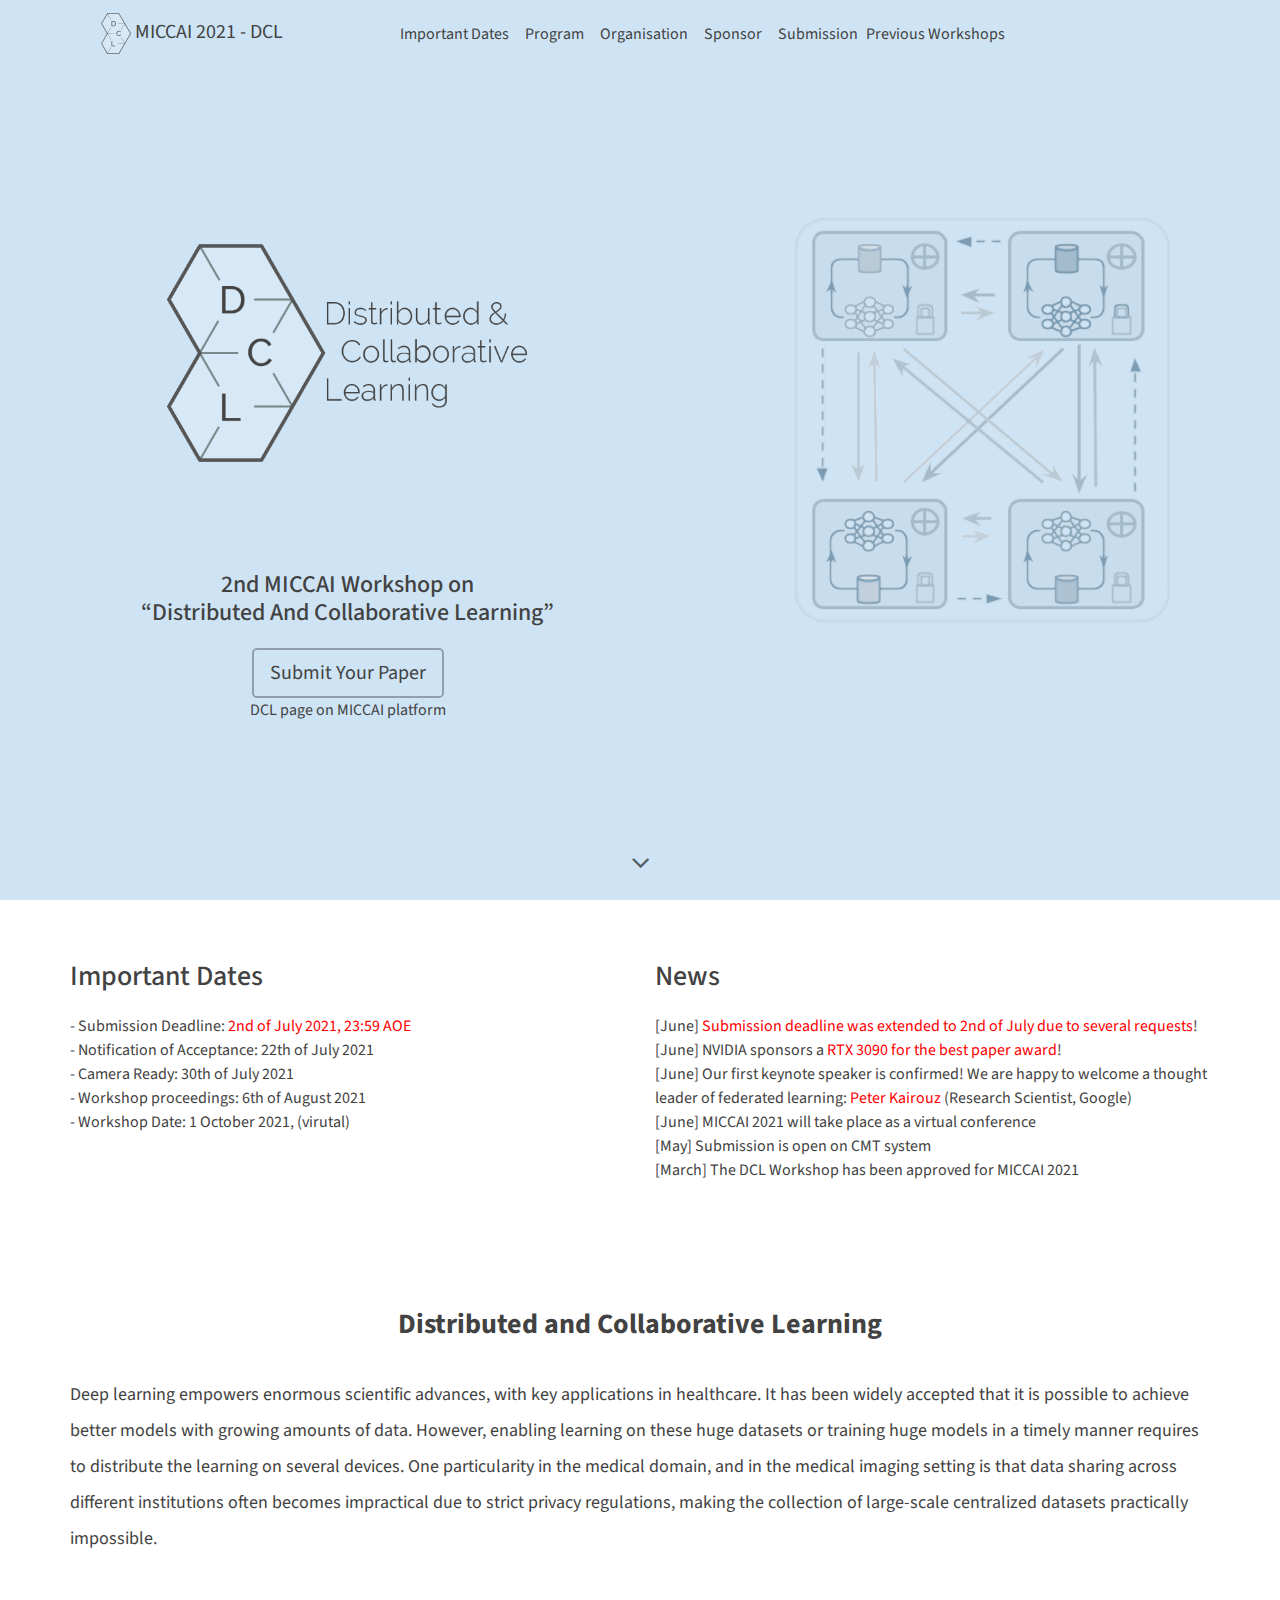
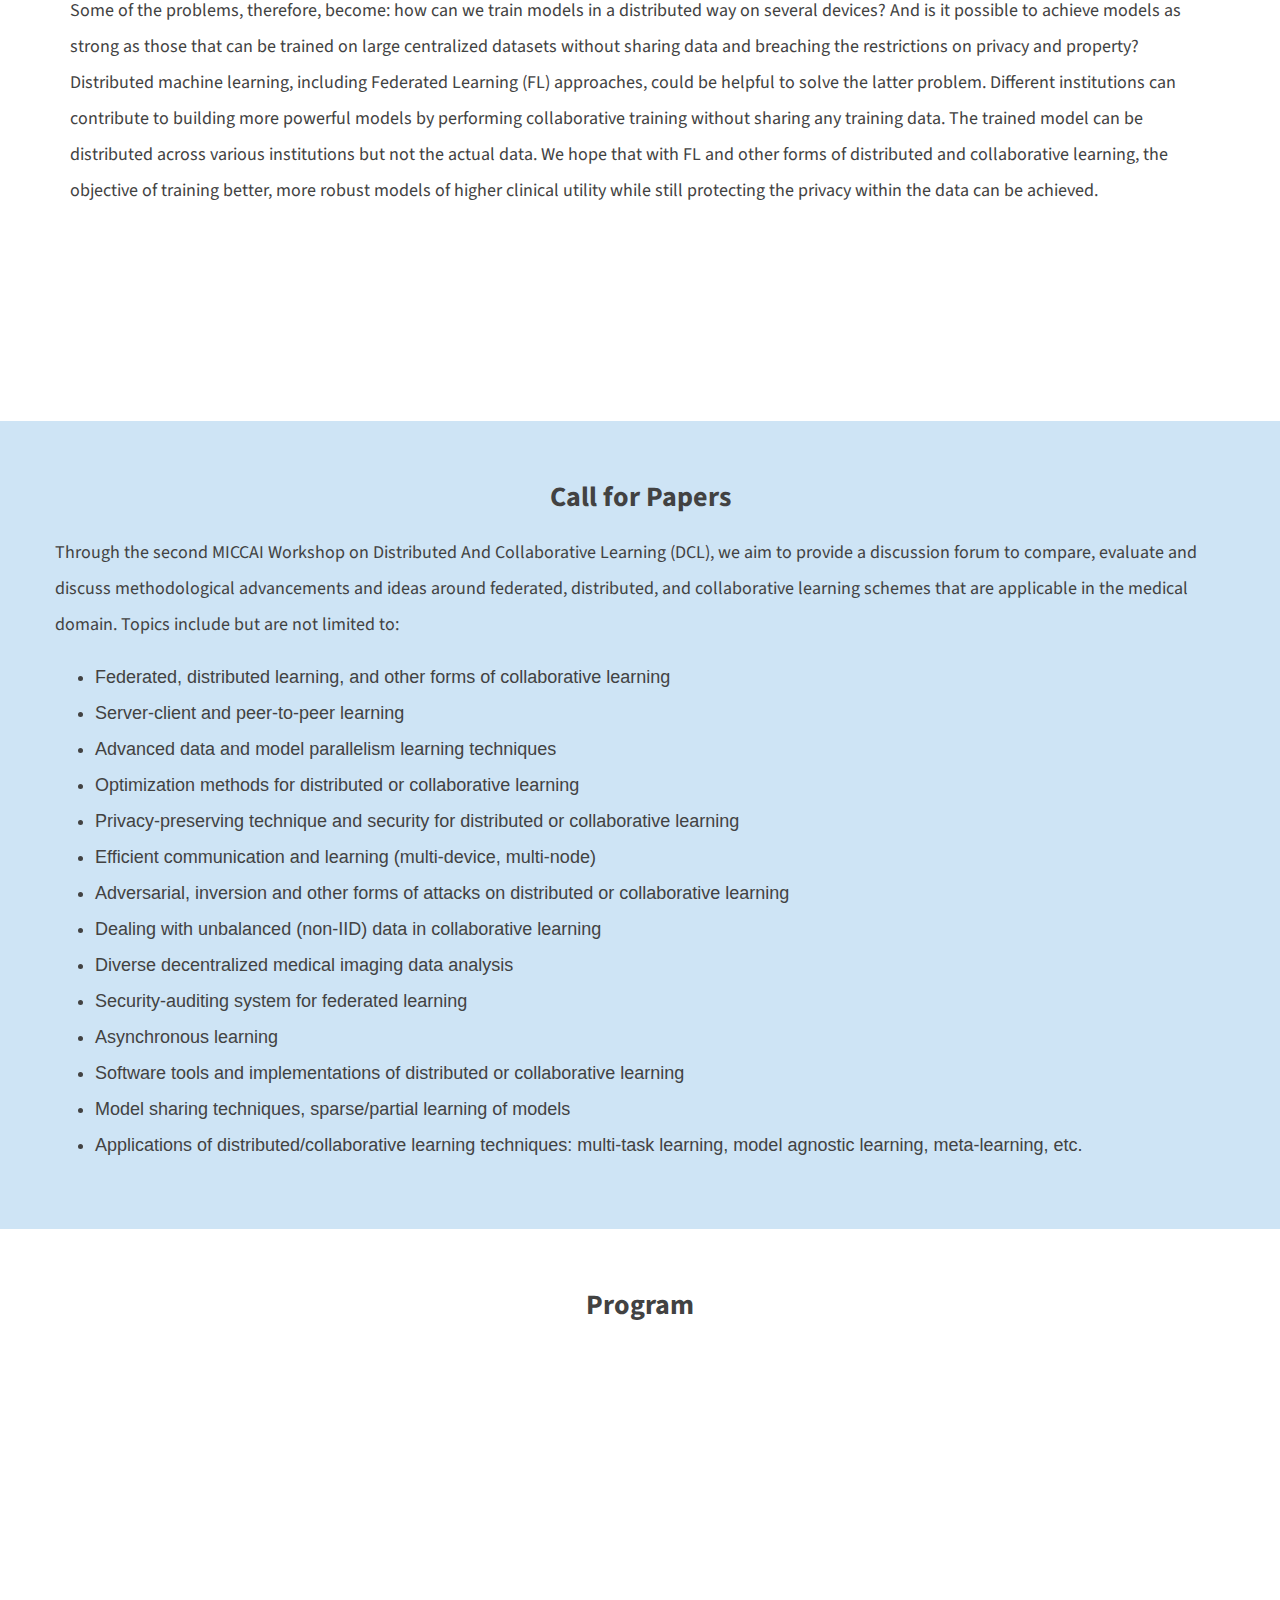
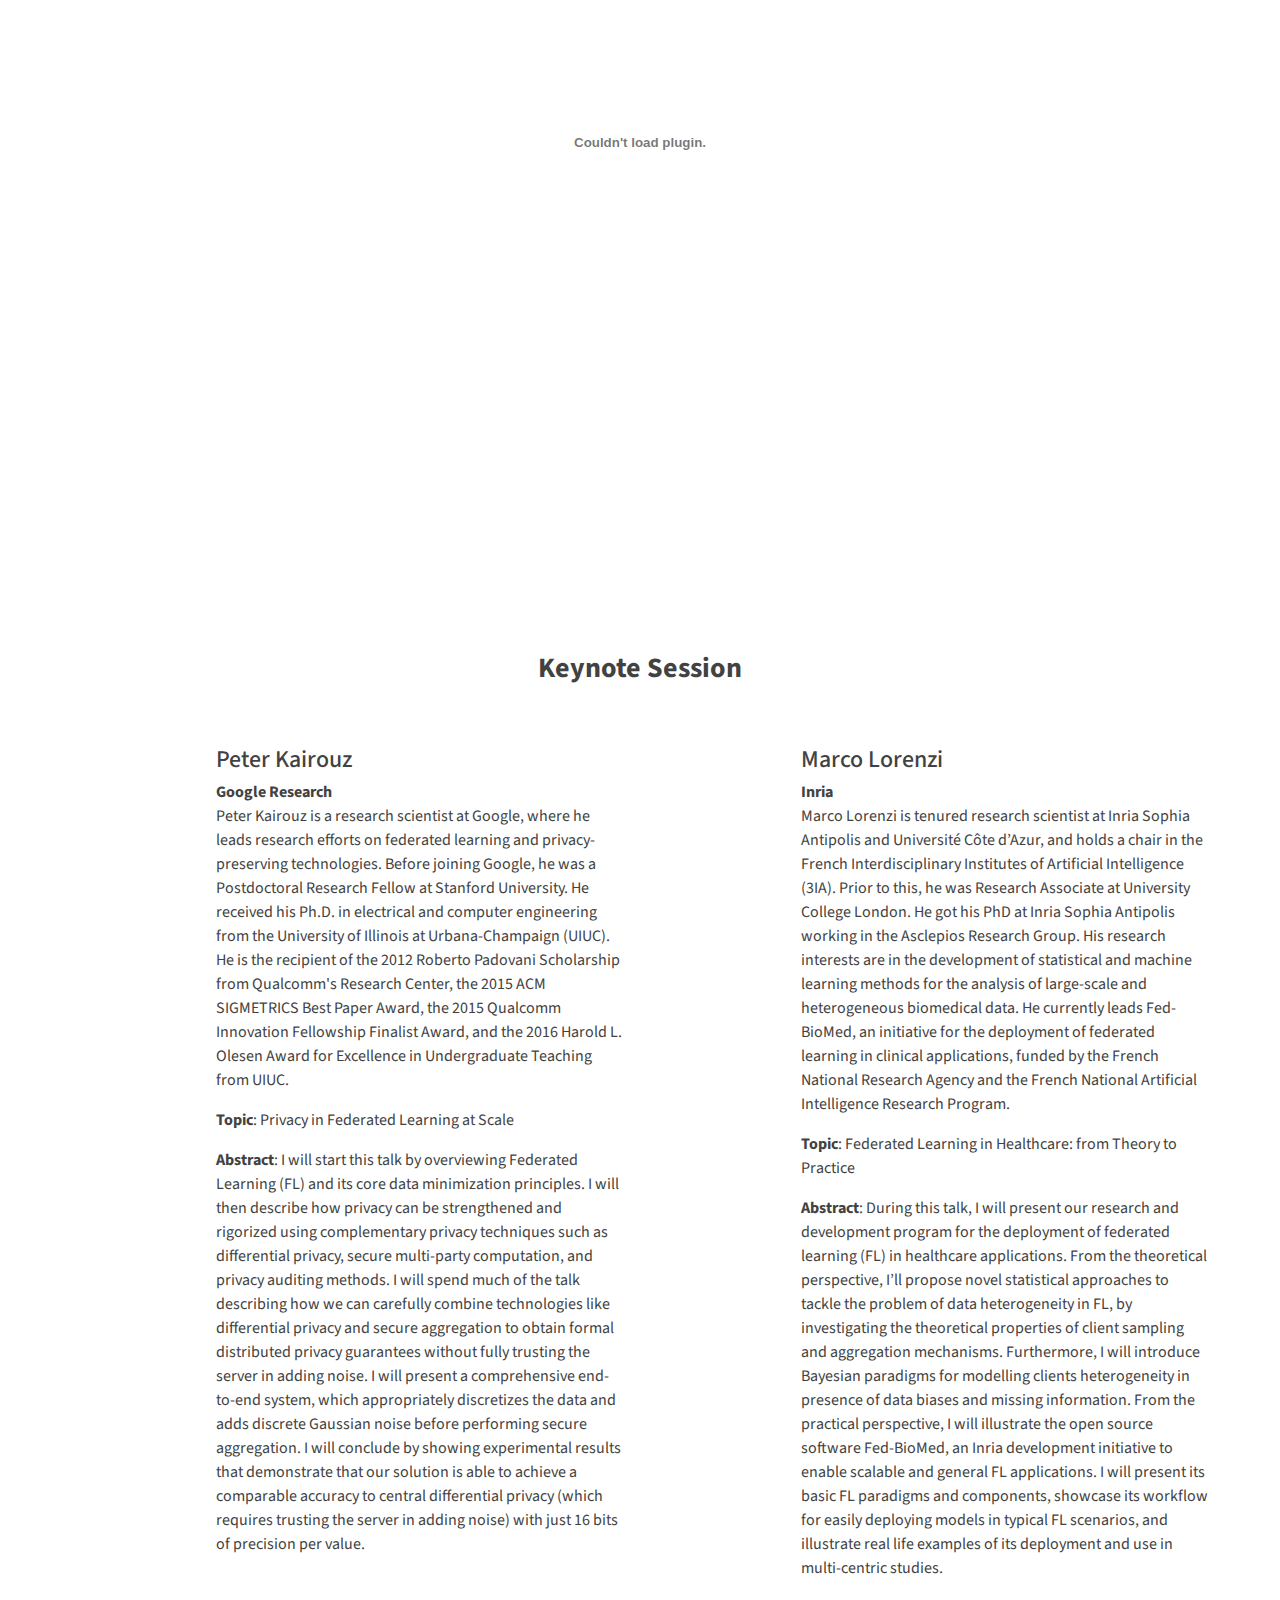
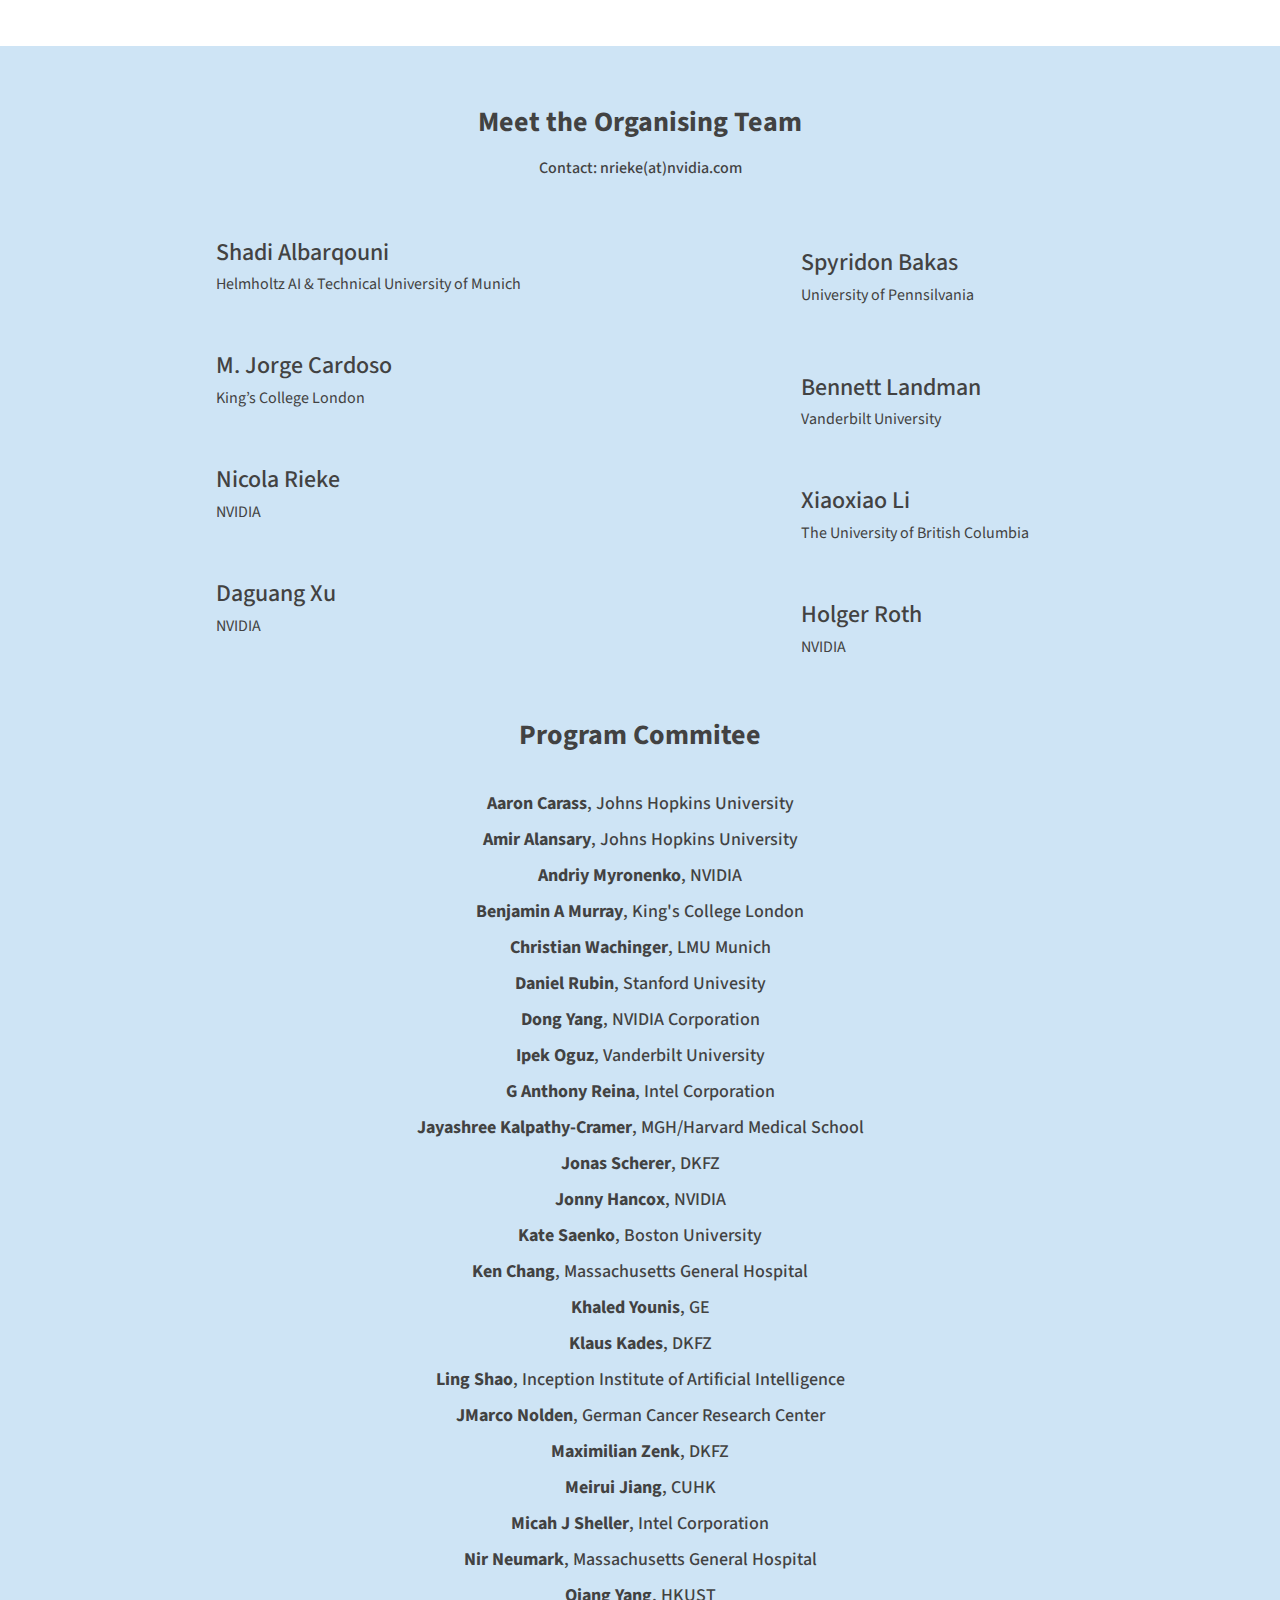
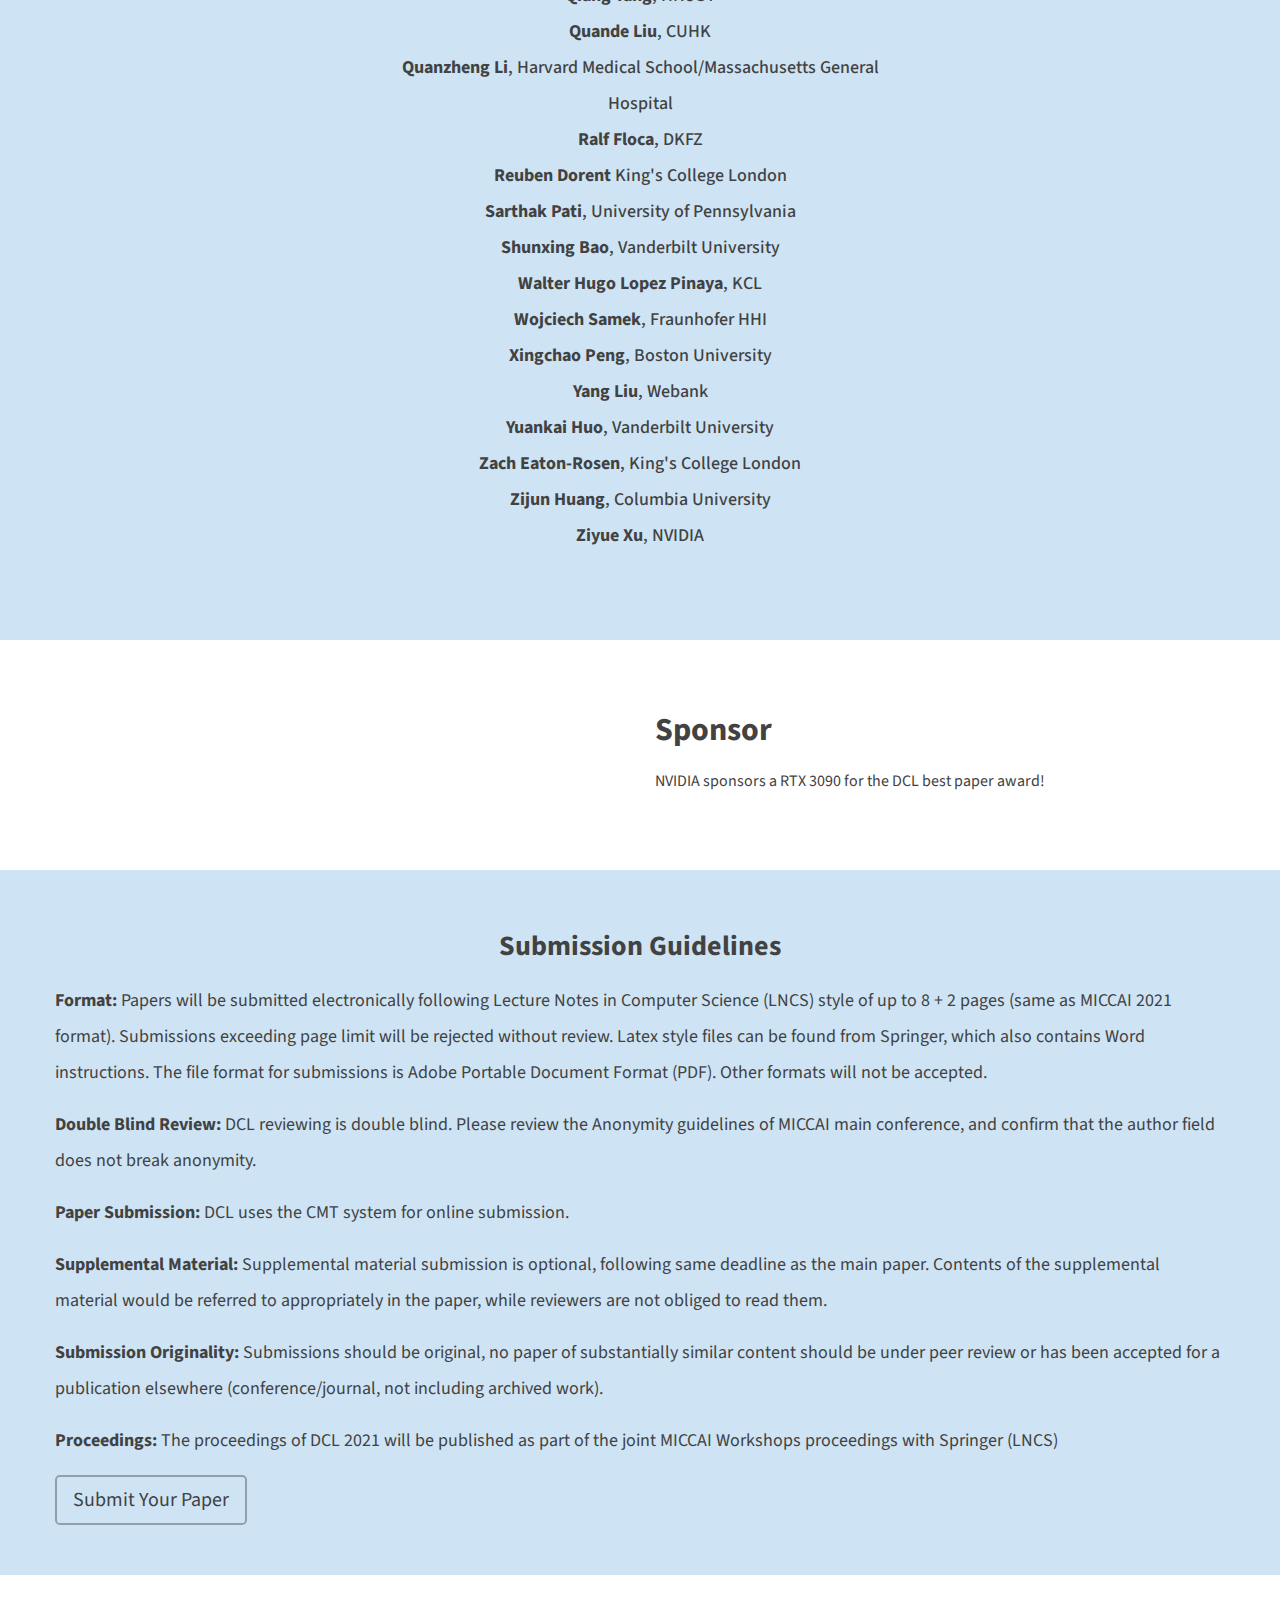
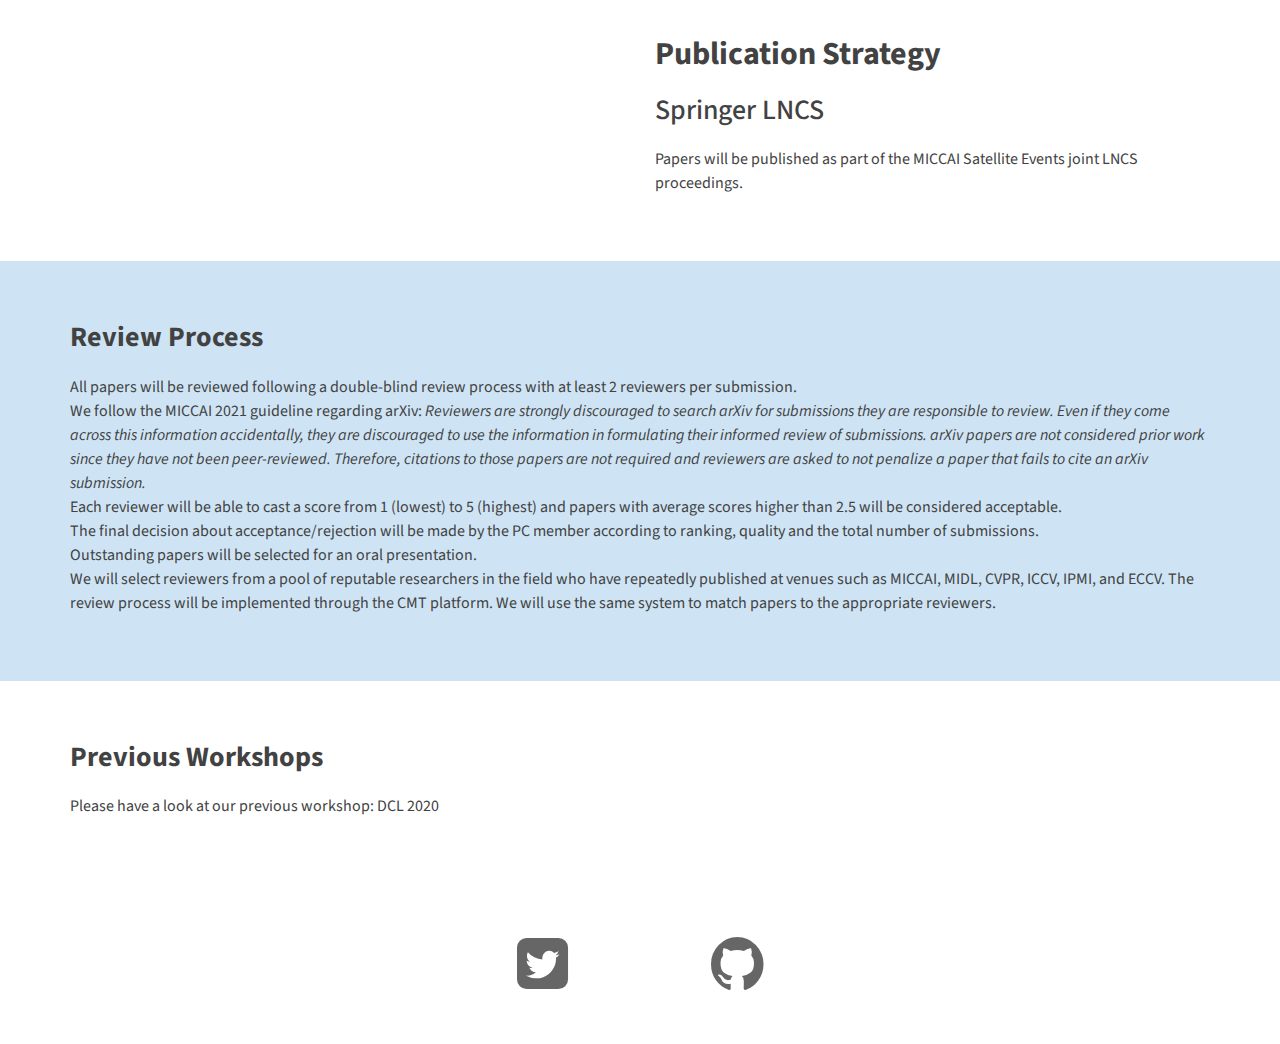
<file: index.html>
<!doctype html>
<html>
<head>
    <meta charset="utf-8">
    <meta name="keywords" content="">
    <meta name="description" content="">
    <meta name="viewport" content="width=device-width, initial-scale=1.0, viewport-fit=cover">
    <link rel="shortcut icon" type="image/png" href="favicon.jpg">
    
	<link rel="stylesheet" type="text/css" href="./css/bootstrap.min.css?5085">
	<link rel="stylesheet" type="text/css" href="style.css?263">
	<link rel="stylesheet" type="text/css" href="./css/animate.min.css?9760">
	<link rel="stylesheet" type="text/css" href="./css/font-awesome.min.css">
	<link rel="stylesheet" type="text/css" href="./css/ionicons.min.css">
	<link href='https://fonts.googleapis.com/css?family=Source+Sans+Pro&amp;subset=latin,latin-ext' rel='stylesheet' type='text/css'>
    
	<script src="./js/jquery-3.3.1.min.js?6413"></script>
	<script src="./js/bootstrap.bundle.min.js?6024"></script>
	<script src="./js/blocs.min.js?7153"></script>
	<script src="./js/lazysizes.min.js" defer></script>
    <title>Home</title>


    
<!-- Analytics -->
 
<!-- Analytics END -->
    
</head>
<body>

	<nav class="navbar navbar-expand-lg navbar-light fixed-top" role="navigation">
		<div class="container">
			<a href="#" class="navbar-brand  mx-3" href=""><img src="img/DCL-logo_black_small.png"> MICCAI 2021 - DCL </a>
			<div class="col-sm-1 d-none d-sm-block"></div>

			<!-- Toggler/collapsible Button -->
			<button class="navbar-toggler" type="button" data-toggle="collapse" data-target="#navbarNav">
				<span class="navbar-toggler-icon"></span>
			</button>

			<ul class="navbar-nav collapse navbar-collapse mr-auto" id="navbarNav">
				<li class="nav-item">
					<a class="nav-link" href="#bloc-DATES">Important Dates</a>
				</li>
			<!-- 
				<li class="nav-item">
					<a class="nav-link" href="#bloc-CFP">Call for Papers</a>
				</li>
			-->
				<li class="nav-item">
					<a class="nav-link" href="#bloc-PROGRAM">Program</a>
				</li>
			<!--
				<li class="nav-item">
					<a class="nav-link" href="#bloc-PAPER">Accepted Papers</a>
				</li>
			-->
				<li class="nav-item">
					<a class="nav-link" href="#bloc-ORGANISATION">Organisation</a>
				</li>
				<li class="nav-item">
					<a class="nav-link" href="#bloc-SPONSOR">Sponsor</a>
				</li>
				<li class="nav-item">
					<a class="nav-link" href="#bloc-SUBMISSION">Submission</a>
				</li>
                <li class="nav-item">
					<a class="nav-item" href="#bloc-PREVIOUS"> Previous Workshops</a>
				</li>
			</ul>

		</div>
	</nav>

<!-- Main container -->
<div class="page-container">
    
<!-- bloc-0 -->
<div class="bloc bloc-fill-screen bgc-lavender-web l-bloc" id="bloc-0">
	<div class="container">
		<div class="row">
			<div class="col-lg-6 align-self-center col-md-7">
				<img src="img/lazyload-ph.png" data-src="img/DCL-logo-black.png" class="img-fluid mx-auto d-block lazyload" />
				<h3 class="mg-md float-none text-center text-md-left h3-bloc-0-style text-lg-center">
					2nd MICCAI Workshop on <br>“Distributed And Collaborative Learning”
				</h3>
            <div class="text-center text-md-left d-block text-lg-center">
				<a href="https://cmt3.research.microsoft.com/DCL2021/"  rel="noopener noreferrer" target="_blank" class="btn btn-lg btn-wire">Submit Your Paper</a>
			</div>
				<div class="text-center text-md-left d-block text-lg-center">
					<a href="https://www.miccai2021.org/en/MICCAI2021-WORKSHOPS.html">DCL page on MICCAI platform</a>
				</div>
			</div>
			<div class="col-lg-5 offset-lg-1 col-sm-8 offset-sm-2 offset-md-0 col-md-5 align-self-center">
				<img src="img/lazyload-ph.png" data-src="img/fede.png" class="img-fluid mx-auto d-block mg-md img-bloc-0-style lazyload" />
			</div>
		</div>
	</div>
	<div class="container fill-bloc-bottom-edge">
		<div class="row">
			<div class="col-12">
				<div class="text-center">
					<a href="#" data-scroll-speed="1000" onclick="scrollToTarget('0',this)"><span class="fa fa-angle-down icon-md animated bounce animDelay08"></span></a>
				</div>
			</div>
		</div>
	</div>
</div>
<!-- bloc-0 END -->

<!-- ScrollToTop Button -->
<a class="bloc-button btn btn-d scrollToTop" onclick="scrollToTarget('1',this)"><span class="fa fa-chevron-up"></span></a>
<!-- ScrollToTop Button END-->


<!-- bloc-DATES -->
<div class="bloc l-bloc" id="bloc-DATES">
	<div class="container bloc-lg">
		<div class="row">
			<div class="col-md-6">
				<h3 class="mg-md">
					Important Dates
				</h3>
				<p>
				    - Submission Deadline: <span style="color:red">2nd of July 2021, 23:59 AOE </span>
				    <br>- Notification of Acceptance: 22th of July 2021
                    <br>- Camera Ready: 30th of July 2021 
                    <br>- Workshop proceedings: 6th of August 2021 
                    <br>- Workshop Date: 1 October 2021, (virutal) 
				</p>
<!--
				<h3 class="mg-md">
					Best Paper Award
				</h3>
				<p>
					- <strong> 1st place: Siloed Federated Learning for Multi-Centric Histopathology Datasets by Jean Ogier du Terrail (Owkin, Inc.), Mathieu Andreux (Owkin, Inc.), Constance Beguier (Owkin, Inc.), Eric W Tramel (Owkin, Inc.)</strong><br>
					- 2nd place: <i>Inverse Distance Aggregation for Federated Learning with Non-IID Data</i> by Yousef Yeganeh (Technical University of Munich) et al. and <i>Fed-BioMed: A general open-source frontend framework for federated learning in healthcare</i> by Santiago Silva (INRIA) et al. <br>
					- 3rd place: <i>On the Fairness of Privacy-Preserving Representations in Medical Applications</i> by Mhd Hasan Sarhan (Technical University of Munich) et al. <br>
				</p>
-->
			</div>
			<div class="col-md-6">
				<h3 class="mg-md">
					News
				</h3>
				<p>
<!--
					[October] <a href="https://miccai2020.pathable.co/meetings/2HKuxdCztEQWPeaN9#/?limit=10&sortByFields[0]=isPinned&sortByFields[1]=lastActivityAt&sortByOrders[0]=-1&sortByOrders[1]=-1" rel="noopener noreferrer" target="_blank"> <font color="#ff0000">DCL on MICCAI platform link</font>. Looking forward to a great DCL workshop with you!<br>
					[August] The notifications of accepted papers are out! Please note that we need your posters and recordings until September 13th. <br>
					[July] Due to several requests, we decided to extend the submission deadline. Please note that the intention of submission still has to be entered into the CMT system until 9th of July 2020 and the full paper until 15th of July 2020. NVIDIA sponsors a Titan RTX for the DCL best paper award!<br>
					[June] Submission deadline has been updated. Please submit your paper <a href="https://cmt3.research.microsoft.com/DCL2020/" rel="noopener noreferrer" target="_blank"><font color="#ff0000">here</font></a>. All MICCAI workshops - including DCL - will take place virtually this year. <br>
					[May] MICCAI's workshop schedule has been announced. The DCL workshop will take place on October 4 in the afternoon. <br>
					[April] Our first keynote speaker is confirmed! Dzung Pham will talk about governance and ethics in the era of distributed learning. <br>
-->
					[June]  <span style="color:red">Submission deadline was extended to 2nd of July due to several requests</span>! <br>
					[June]  NVIDIA sponsors a <span style="color:red">RTX 3090 for the best paper award</span>! <br>
					[June]  Our first keynote speaker is confirmed! We are happy to welcome a thought leader of federated learning: <a href="https://scholar.google.com/citations?user=m8NUgw0AAAAJ&hl=en"><span style="color:red">Peter Kairouz</span></a> (Research Scientist, Google) </a><br>
					[June]  MICCAI 2021 will take place as a virtual conference <br>
					[May]   Submission is open on <a href="https://cmt3.research.microsoft.com/DCL2021/">CMT system</a><br>
					[March] The DCL Workshop has been approved for MICCAI 2021 &nbsp;
				</p>
			</div>
		</div>
	</div>
</div>
<!-- bloc-DATES END -->

<!-- bloc-overview -->
<div class="bloc l-bloc " id="bloc-overview">
	<div class="container bloc-lg">
		<div class="row">
			<div class="col-md-12 col-lg-6 offset-lg-3">
				<h3 class="mg-md text-center">
					<strong>Distributed and Collaborative Learning</strong><br>
				</h3>
			</div>
		</div>
		<p></p>
		<div class="row">
			<div class="col">
				<p class="p-style">
					Deep learning empowers enormous scientific advances, with key applications in healthcare. It has been widely accepted that it is possible to achieve better models with growing amounts of data. However, enabling learning on these huge datasets or training huge models in a timely manner requires to distribute the learning on several devices. One particularity in the medical domain, and in the medical imaging setting is that data sharing across different institutions often becomes impractical due to strict privacy regulations, making the collection of large-scale centralized datasets practically impossible. <br><br>Some of the problems, therefore, become: how can we train models in a distributed way on several devices? And is it possible to achieve models as strong as those that can be trained on large centralized datasets without sharing data and breaching the restrictions on privacy and property? Distributed machine learning, including Federated Learning (FL) approaches, could be helpful to solve the latter problem. Different institutions can contribute to building more powerful models by performing collaborative training without sharing any training data. The trained model can be distributed across various institutions but not the actual data. We hope that with FL and other forms of distributed and collaborative learning, the objective of training better, more robust models of higher clinical utility while still protecting the privacy within the data can be achieved. <br>
				</p>
			</div>
		</div>
		<p></p>
		<div class="col-md-12 align-self-center">
			<a href="https://miccai2021.org"  rel="noopener noreferrer" target="_blank">
				<img src="img/lazyload-ph.png" data-src="img/miccai-2021-logo_virtual.png" class="img-fluid mx-auto d-block img-style mg-md lazyload"/>
			</a>
		</div>
	</div>
</div>
<!-- bloc-overview END -->

<!-- bloc-CFP -->
<div class="bloc l-bloc bgc-lavender-web " id="bloc-CFP">
	<div class="container bloc-lg">
		<div class="row">
			<div class="col-md-12 col-lg-6 offset-lg-3">
				<h3 class="mg-md text-center">
					<strong>Call for Papers</strong><br>
				</h3>
			</div>
			<p></p>
			<div class="row">
				<div class="col">
					<p class="p-style">
						Through the second MICCAI Workshop on Distributed And Collaborative Learning (DCL), we aim to provide a discussion forum to compare, evaluate and discuss methodological advancements and ideas around federated, distributed, and collaborative learning schemes that are applicable in the medical domain. Topics include but are not limited to:
					</p>
					<ul class="p-style">
						<li>Federated, distributed learning, and other forms of collaborative learning</li>
						<li>Server-client and peer-to-peer  learning</li>
						<li>Advanced data and model parallelism learning techniques</li>
						<li>Optimization methods for distributed or collaborative learning</li>
						<li>Privacy-preserving technique and security for distributed or collaborative learning</li>
						<li>Efficient communication and learning (multi-device, multi-node)</li>
						<li>Adversarial, inversion and other forms of attacks on distributed or collaborative learning</li>
						<li>Dealing with unbalanced (non-IID) data in collaborative learning</li>
                        <li>Diverse decentralized medical imaging data analysis</li>
                        <li>Security-auditing system for federated learning</li>
						<li>Asynchronous learning</li>
						<li>Software tools and implementations of distributed or collaborative learning</li>
						<li>Model sharing techniques, sparse/partial learning of models</li>
						<li>Applications of distributed/collaborative learning techniques: multi-task learning, model agnostic learning, meta-learning, etc.</li>

					</ul>
				</div>
			</div>
		</div>
	</div>
</div>
<!-- bloc-CFP END -->

<!-- bloc-PROGRAM -->
<!--
<div class="bloc l-bloc" id="bloc-PROGRAM">
	<div class="container bloc-lg">
		<div class="row">
			<h3 class="mg-md mx-auto d-block text-lg-center h3-style text-sm-center" id="programme">
				<strong> Program</strong>
			</h3>
			<div class="col-sm-10 offset-sm-1 col-md-8 offset-md-2 col-lg-12 ">		
				TBD
				<p></p>
			</div>
		</div>
	</div>
</div>
-->

<div class="bloc l-bloc" id="bloc-PROGRAM">
    <div class="container bloc-lg">
    		<div class="row">
			<h3 class="mg-md mx-auto d-block text-lg-center h3-style text-sm-center" id="programme">
				<strong> Program</strong>
			</h3>

   <!-- <embed src="Schedule_MICCAI_DCL_2021_online.pdf" width="800" height="600" type="application/pdf"> -->
   
   <object data="Schedule_MICCAI_DCL_2021_online.pdf" width="100%" height="800" frameBorder="0"
    scrolling="auto"
     type="application/pdf">
    </object>
    
</div>    
</div>
</div>
<!-- bloc-PROGRAM END -->

<!-- bloc-KEYNOTE -->
<div class="bloc l-bloc " id="bloc-PROGRAM">
	<div class="container bloc-lg">
		<div class="row">
			<div class="col-md-12 col-lg-6 offset-lg-3">
				<h3 class="mg-md text-center">
					<strong>Keynote Session</strong><br>
				</h3>
			</div>
			<div class="col-md-6">
				<div class="row voffset">
					<div class="col order-2 align-self-center">
						<h4 class="text-center mg-sm text-lg-left">
							Peter Kairouz
						</h4>
						<p class="text-center text-lg-left">
							<b>Google Research</b> <br>
							Peter Kairouz is a research scientist at Google, where he leads research efforts on federated learning and privacy-preserving technologies. Before joining Google, he was a Postdoctoral Research Fellow at Stanford University. He received his Ph.D. in electrical and computer engineering from the University of Illinois at Urbana-Champaign (UIUC). He is the recipient of the 2012 Roberto Padovani Scholarship from Qualcomm's Research Center, the 2015 ACM SIGMETRICS Best Paper Award, the 2015 Qualcomm Innovation Fellowship Finalist Award, and the 2016 Harold L. Olesen Award for Excellence in Undergraduate Teaching from UIUC.
						</p>
						<p class="text-center text-lg-left">
							<b>Topic</b>: Privacy in Federated Learning at Scale
						</p>
						<p class="text-center text-lg-left">
							<b>Abstract</b>: I will start this talk by overviewing Federated Learning (FL) and its core data minimization principles. I will then describe how privacy can be strengthened and rigorized using complementary privacy techniques such as differential privacy, secure multi-party computation, and privacy auditing methods. I will spend much of the talk describing how we can carefully combine technologies like differential privacy and secure aggregation to obtain formal distributed privacy guarantees without fully trusting the server in adding noise. I will present a comprehensive end-to-end system, which appropriately discretizes the data and adds discrete Gaussian noise before performing secure aggregation. I will conclude by showing experimental results that demonstrate that our solution is able to achieve a comparable accuracy to central differential privacy (which requires trusting the server in adding noise) with just 16 bits of precision per value.
						</p>
					</div>
					<div class="col-lg-3">
						<img src="img/lazyload-ph.png" data-src="img/kairouz_photo_square.jpeg" class="img-fluid rounded-circle img-holg-style mx-auto d-block lazyload" />
					</div>
				</div>
			</div>
			<div class="col-md-6">
				<div class="row voffset">
					<div class="col order-2 align-self-center">
						<h4 class="text-center mg-sm text-lg-left">
							Marco Lorenzi
						</h4>
						<p class="text-center text-lg-left">
							<b>Inria </b> <br>
						Marco Lorenzi is tenured research scientist at Inria Sophia Antipolis and Université Côte d’Azur, and holds a chair in the French Interdisciplinary Institutes of Artificial Intelligence (3IA).  Prior to this, he was Research Associate at University College London. He got his PhD at Inria Sophia Antipolis working in the Asclepios Research Group. His research interests are in the development of statistical and machine learning methods for the analysis of large-scale and heterogeneous biomedical data. He currently leads Fed-BioMed, an initiative for the deployment of federated learning in clinical applications, funded by the French National Research Agency and the French National Artificial Intelligence Research Program.
                        </p>
						<p class="text-center text-lg-left">
							<b>Topic</b>: Federated Learning in Healthcare: from Theory to Practice
						</p>
						<p class="text-center text-lg-left">
							<b>Abstract</b>: During this talk, I will present our research and development program for the deployment of federated learning (FL) in healthcare applications. From the theoretical perspective, I’ll propose novel statistical approaches to tackle the problem of data heterogeneity in FL, by investigating the theoretical properties of client sampling and aggregation mechanisms. Furthermore, I will introduce Bayesian paradigms for modelling clients heterogeneity in presence of data biases and missing information. From the practical perspective, I will illustrate the open source software Fed-BioMed, an Inria development initiative to enable scalable and general FL applications. I will present its basic FL paradigms and components, showcase its workflow for easily deploying models in typical FL scenarios, and illustrate real life examples of its deployment and use in multi-centric studies.
						</p>
					</div>
					<div class="col-lg-3">
						<img src="img/lazyload-ph.png" data-src="img/Lorenzi.jpg" class="img-fluid rounded-circle img-holg-style mx-auto d-block lazyload" />
					</div>
				</div>
			</div>
		</div>
	</div>
</div>
<!-- bloc-KEYNOTE END -->

<!-- bloc-PAPER -->
<!--
<div class="bloc l-bloc " id="bloc-PAPER">
	<div class="container bloc-lg">
		<div class="row">
			<div class="col-md-12 col-lg-6 offset-lg-3">
				<h3 class="mg-md text-center">
					<strong>Accepted Papers</strong><br>
				</h3>
			</div>
		</div>
		<p></p>
		<div class="row">
			<div class="col">
				<p class="p-style">
					<b>FedDis: Disentangled Federated Learning for Unsupervised Brain Pathology Segmentation, </b>
					Cosmin I Bercea (Helmholtz AI)*; Benedikt Wiestler (TUM); Daniel Rueckert (Technische Universität München); Shadi Albarqouni (Helmholtz AI | TU Munich)	 
				</p>
				<p class="p-style">
					<b>Multi-task Federated Learning for Heterogeneous Pancreas Segmentation, </b>
					Chen Shen (Nagoya University); Pochuan Wang (National Taiwan University); Holger R Roth (NVIDIA); Dong Yang (NVIDIA Corporation); Daguang Xu (NVIDIA Corporation); Masahiro Oda (Nagoya University); Weichung Wang (National Taiwan University)*; Chiou-Shann Fuh (National Taiwan University); Kensaku Mori (Nagoya University) 
				</p>
				<p class="p-style">
					<b>Federated Learning in the Cloud for Analysis of Medical Images - Experience with Open Source Frameworks, </b>
					Przemysław Jabłecki (AGH University of Science and Technology); Filip Ślazyk (AGH University of Science and Technology); Maciej Malawski (AGH University of Science and Technology)*	 
				</p>
				<p class="p-style">
					<b>On the Fairness of Swarm Learning in Skin Lesion Classification, </b>
					Di Fan (University of Southern California); Yifan Wu (University of Pennsylvania); Xiaoxiao Li (Princeton University)*	 
				</p>
			</div>
		</div>
		<p></p>
	</div>
</div>
-->
<!-- bloc-PAPER END -->


<!-- bloc-ORGANISATION  -->
<div class="bloc l-bloc bgc-lavender-web " id="bloc-ORGANISATION">
	<div class="container bloc-lg">
		<div class="row">
			<div class="col-md-12 col-lg-6 offset-lg-3">
				<h3 class="mg-md text-center">
					<strong>Meet the Organising Team</strong>
				</h3>
				<h6 class="mg-md text-center"> Contact: nrieke(at)nvidia.com</h6>
			</div>
			<div class="col-md-6">
				<div class="row voffset">
					<div class="col order-2 align-self-center">
						<h4 class="text-center mg-sm text-lg-left">
							Shadi Albarqouni
						</h4>
						<p class="text-center text-lg-left">
							Helmholtz AI & Technical University of Munich
						</p>
					</div>
					<div class="col-lg-3">
						<img src="img/lazyload-ph.png" data-src="img/shadi.jpg" class="img-fluid rounded-circle img-holg-style mx-auto d-block lazyload" />
					</div>
				</div>
				<div class="row voffset">
					<div class="col-lg-3">
						<img src="img/lazyload-ph.png" data-src="img/jorge.jpg" class="img-fluid rounded-circle img-6-style mx-auto d-block lazyload" />
					</div>
					<div class="col align-self-center">
						<h4 class="text-center text-lg-left mg-sm">
							M. Jorge Cardoso
						</h4>
						<p class="text-center text-lg-left">
							King&rsquo;s College London
						</p>
					</div>
				</div>
<!--
				<div class="row voffset">
					<div class="col-lg-3">
						<img src="img/lazyload-ph.png" data-src="img/wenqi.jpg" class="img-fluid rounded-circle img-bloc-3-style mx-auto d-block lazyload" />
					</div>
					<div class="col align-self-center">
						<h4 class="text-center text-lg-left mg-sm">
							Wenqi Li
						</h4>
						<p class="text-center text-lg-left">
							NVIDIA
						</p>
					</div>
				</div>
-->
				<div class="row voffset">
					<div class="col-lg-3">
						<img src="img/lazyload-ph.png" data-src="img/nicola.jpg" class="img-fluid rounded-circle img-nico-style mx-auto d-block lazyload" />
					</div>
					<div class="col align-self-center">
						<h4 class="text-center text-lg-left mg-sm">
							Nicola Rieke
						</h4>
						<p class="text-center text-lg-left">
							NVIDIA
						</p>
					</div>
				</div>
				<div class="row voffset">
					<div class="col-lg-3">
						<img src="img/lazyload-ph.png" data-src="img/daguang.jpg" class="img-fluid rounded-circle img-dagua-style mx-auto d-block lazyload" />
					</div>
					<div class="col align-self-center">
						<h4 class="text-center text-lg-left mg-sm">
							Daguang Xu
						</h4>
						<p class="text-center text-lg-left">
							NVIDIA
						</p>
					</div>
				</div>
			</div>
			<div class="col-md-6">
				<div class="row voffset">
					<div class="col order-1 align-self-center">
						<h4 class="text-center mg-sm text-lg-left">
							Spyridon Bakas
						</h4>
						<p class="text-center text-lg-left">
							University of Pennsilvania&nbsp;
						</p>
					</div>
					<div class="col-lg-3">
						<img src="img/lazyload-ph.png" data-src="img/spyros.jpg" class="img-fluid rounded-circle img-spyr-style mx-auto d-block lazyload" />
					</div>
				</div>
				<div class="row voffset">
					<div class="col order-2 align-self-center">
						<h4 class="text-center mg-sm text-lg-left">
							Bennett Landman
						</h4>
						<p class="text-center text-lg-left">
							Vanderbilt University
						</p>
					</div>
					<div class="col-lg-3">
						<img src="img/lazyload-ph.png" data-src="img/bennett.jpg" class="img-fluid rounded-circle img-benne-style mx-auto d-block lazyload" />
					</div>
				</div>
				<div class="row voffset">
					<div class="col order-2 align-self-center">
						<h4 class="text-center mg-sm text-lg-left">
							Xiaoxiao Li
						</h4>
						<p class="text-center text-lg-left">
							The University of British Columbia 
						</p>
					</div>
					<div class="col-lg-3">
						<img src="img/lazyload-ph.png" data-src="img/xiaoxiao.jpg" class="img-fluid rounded-circle img-faus-style mx-auto d-block lazyload" />
					</div>
				</div>
				<div class="row voffset">
					<div class="col order-2 align-self-center">
						<h4 class="text-center mg-sm text-lg-left">
							Holger Roth
						</h4>
						<p class="text-center text-lg-left">
							NVIDIA
						</p>
					</div>
					<div class="col-lg-3">
						<img src="img/lazyload-ph.png" data-src="img/holger.jpg" class="img-fluid rounded-circle img-holg-style mx-auto d-block lazyload" />
					</div>
				</div>
			</div>
		</div>

		<div class="col-md-12 col-lg-6 offset-lg-3">
			<h3 class="mg-md text-center">
				<br>
				<strong>Program Commitee</strong><br><br>
				<div class="row">
					<div class="col">
						<p class="p-style">
							<b>Aaron Carass</b>, Johns Hopkins University  <br>
                            <b>Amir	Alansary</b>, Johns Hopkins University  <br>
							<b>Andriy Myronenko</b>, NVIDIA	<br>
							<b>Benjamin	A Murray</b>, King's College London<br>
							<b>Christian Wachinger</b>, LMU Munich<br>
                            <b>Daniel Rubin</b>, Stanford Univesity<br>
							<b>Dong	Yang</b>, NVIDIA Corporation<br>
                            <b>Ipek	Oguz</b>, Vanderbilt University<br>
							<b>G Anthony Reina</b>, Intel Corporation<br>
							<b>Jayashree Kalpathy-Cramer</b>, MGH/Harvard Medical School<br>
                            
                            							
							<b>Jonas Scherer</b>, DKFZ <br>
							<b>Jonny Hancox</b>, NVIDIA	<br>
							<b>Kate	Saenko</b>, Boston University<br>
							<b>Ken Chang</b>, Massachusetts General Hospital<br>
							<b>Khaled Younis</b>, GE<br>
                            <b>Klaus Kades</b>, DKFZ <br>
							<b>Ling Shao</b>, Inception Institute of Artificial Intelligence<br>
                            
                            <b>JMarco Nolden</b>, German Cancer Research Center <br>
							<b>Maximilian Zenk</b>, DKFZ	<br>
							<b>Meirui Jiang</b>, CUHK<br>
							<b>Micah J Sheller</b>, Intel Corporation<br>
							<b>Nir Neumark</b>, Massachusetts General Hospital<br>
                            <b>Qiang Yang</b>, HKUST<br>
							<b>Quande Liu</b>, CUHK <br>
                            
                            <b>Quanzheng Li</b>, Harvard Medical School/Massachusetts General Hospital <br>
							<b>Ralf	Floca</b>, DKFZ	<br>
							<b>Reuben Dorent</b> King's College London<br>
							<b>Sarthak Pati</b>, University of Pennsylvania<br>
							<b>Shunxing	Bao</b>, Vanderbilt University<br>
							<b>Walter Hugo Lopez Pinaya</b>, KCL<br>
                            <b>Wojciech Samek</b>, Fraunhofer HHI<br>
                            <b>Xingchao	Peng</b>, Boston University<br>
							<b>Yang	Liu</b>, Webank <br>
                            
                            <b>Yuankai	Huo</b>, Vanderbilt University<br>
                            <b>Zach	Eaton-Rosen</b>, King's College London<br>
                            <b>Zijun Huang</b>, Columbia University<br>
							<b>Ziyue Xu</b>, NVIDIA<br>
                            
<!--
							<b>Sarthak Pati</b>, University of Pennsylvania<br>
							<b>G Anthony Reina</b>, Intel Corporation<br>
							<b>Daniel Rubin</b>, Stanford University<br>
							<b>Wojciech Samek</b>, Fraunhofer HHI<br>
							<b>Jonas Scherer</b>, DKFZ<br>
							<b>Micah J Sheller</b>, Intel Corporation<br>
							<b>Ziyue Xu</b>, NVIDIA Corporation<br>
							<b>Dong Yang</b>, NVIDIA Corporation<br>
							<b>Maximilian Zenk</b>, DKFZ<br>
-->
						</p>
					</div>
				</div>
			</h3>
		</div>
	</div>
</div>
<!-- bloc-ORGANISATION END -->

<!-- bloc-SPONSOR -->
<div class="bloc l-bloc" id="bloc-SPONSOR">
	<div class="container bloc-lg">
		<div class="row">
			<div class="col-md-6 align-self-center">
				<img src="img/lazyload-ph.png" data-src="img/NVIDIA_Logo.png" class="img-fluid mx-auto d-block img-style mg-md lazyload" />
			</div>
			<div class="col-md-6 align-self-center">
				<h2 class="mg-md h2-style">
					<strong>Sponsor</strong>
				</h2>
				<p>
					NVIDIA sponsors a <a href="https://www.nvidia.com/de-de/geforce/graphics-cards/30-series/rtx-3090/">RTX 3090</a> for the DCL best paper award!<br>
				</p>
			</div>
		</div>
	</div>
</div>

<!-- bloc-SUBMISSION -->
<div class="bloc l-bloc bgc-lavender-web" id="bloc-SUBMISSION">
	<div class="container bloc-lg">
		<div class="row">
			<div class="col-md-12 col-lg-6 offset-lg-3">
				<h3 class="mg-md text-center">
					<strong>Submission Guidelines</strong><br>
				</h3>
			</div>
			<div class="row">
				<div class="col">
					<p class="p-style">
						<b>Format: </b>
						Papers will be submitted electronically following Lecture Notes in Computer Science (LNCS) style of up to 8 + 2 pages (same as MICCAI 2021 format).
						Submissions exceeding page limit will be rejected without review.
						Latex style files can be found from Springer, which also contains  Word instructions. The file format for submissions is Adobe Portable Document Format (PDF). Other formats will not be accepted.
					</p>
					<p class="p-style">
						<b>Double Blind Review: </b>
						DCL reviewing is double blind. Please review the Anonymity guidelines of MICCAI main conference, and confirm that the author field does not break anonymity.
					</p>
					<p class="p-style">
						<b>Paper Submission: </b>
						DCL uses the CMT system for online submission.
					</p>
					<p class="p-style">
						<b>Supplemental Material: </b>
						Supplemental material submission is optional, following same deadline as the main paper. Contents of the supplemental material would be referred to appropriately in the paper, while reviewers are not obliged to read them.
					</p>
					<p class="p-style">
						<b>Submission Originality: </b>
						Submissions should be original, no paper of substantially similar content should be under peer review or has been accepted for a publication elsewhere (conference/journal, not including archived work).
					</p>
					<p class="p-style">
						<b>Proceedings: </b>
						The proceedings of DCL 2021 will be published as part of the joint MICCAI Workshops proceedings with Springer (LNCS)
					</p>
				</div>
			</div>
			<div class="text-center text-md-left d-block text-lg-center">
				<a href="https://cmt3.research.microsoft.com/DCL2021/"  rel="noopener noreferrer" target="_blank" class="btn btn-lg btn-wire">Submit Your Paper</a>
			</div>
		</div>
	</div>
</div>
</div>
<!-- bloc-SUBMISSION END -->

<!-- bloc-PUBLICATION -->
<div class="bloc l-bloc " id="bloc-PUBLICATION">
	<div class="container bloc-lg">
		<div class="row">
			<div class="col-md-6 align-self-center">
				<img src="img/lazyload-ph.png" data-src="img/logo_Springer2.png" class="img-fluid mx-auto d-block img-style mg-md lazyload" />
			</div>
			<div class="col-md-6 align-self-center">
				<h2 class="mg-md h2-style">
					<strong>Publication Strategy</strong>
				</h2>
				<h3 class="mg-md h3-springer-lncs-style">
					Springer LNCS
				</h3>
				<p>
					Papers will be published as part of the MICCAI Satellite Events joint LNCS proceedings.<br>
				</p>
			</div>
		</div>
	</div>
</div>
<!-- bloc-PUBLICATION END -->

<!-- bloc-REVIEW -->
<div class="bloc l-bloc bgc-lavender-web" id="bloc-REVIEW">
	<div class="container bloc-lg">
		<div class="row">
			<div class="col">
				<h3 class="mg-md">
					<strong>Review Process</strong>
				</h3>
				<p>
					All papers will be reviewed following a double-blind review process with at least 2 reviewers per submission. <br>
					We follow the MICCAI 2021 guideline regarding arXiv: <i>Reviewers are strongly discouraged to search arXiv for submissions they are responsible to review. Even if they come across this information accidentally, they are discouraged to use the information in formulating their informed review of submissions. arXiv papers are not considered prior work since they have not been peer-reviewed. Therefore, citations to those papers are not required and reviewers are asked to not penalize a paper that fails to cite an arXiv submission.</i><br>
					Each reviewer will be able to cast a score from 1 (lowest) to 5 (highest) and papers with average scores higher than 2.5 will be considered acceptable. <br>
					The final decision about acceptance/rejection will be made by the PC member according to ranking, quality and the total number of submissions. <br>Outstanding papers will be selected for an oral presentation.<br>We will select reviewers from a pool of reputable researchers in the field who have repeatedly published at venues such as MICCAI, MIDL, CVPR, ICCV, IPMI, and ECCV.&nbsp;The review process will be implemented through the CMT platform. We will use the same system to match papers to the appropriate reviewers.<br>
				</p>
			</div>
		</div>
	</div>
</div>
<!-- bloc-REVIEW END -->

<!-- bloc-PREVIOUS Workshops -->
<div class="bloc l-bloc" id="bloc-PREVIOUS">
	<div class="container bloc-lg">
		<div class="row">
			<div class="col">
				<h3 class="mg-md">
					<strong>Previous Workshops</strong>
				</h3>
				<p>
					Please have a look at our previous workshop: <a href="dcl2020/index.html"> DCL 2020 </a>
				</p>
			</div>
		</div>
	</div>
</div>
<!-- bloc-REVIEW END -->

<!-- bloc-6 -->
<div class="bloc l-bloc" id="bloc-6">
	<div class="container bloc-lg">
		<div class="row">
			<div class="offset-sm-2 col-6 col-sm-4 col-md-2 offset-md-4">
				<div class="text-center">
					<a href="http://twitter.com"><span class="fa fa-twitter-square icon-lg"></span></a>
				</div>
			</div>
			<div class="col-6 col-5 col-sm-4 col-md-2">
				<div class="text-center">
					<a href="https://github.com/mjorgecardoso/DCL-website"><span class="ion ion-social-github icon-lg"></span></a>
				</div>
			</div>
		</div>
	</div>
</div>
<!-- bloc-6 END -->

</div>
<!-- Main container END -->
    



<!-- Preloader -->
<div id="page-loading-blocs-notifaction" class="page-preloader"></div>
<!-- Preloader END -->

<script>
function fixNavbarIssue(){

/*  Quick & dirt draft fix for the bootstrap's navbar-fixed-top issue.
Overview
  When you call a given section of a document (e.g. via <a href="#section"> or domain.com/page#section1) browsers show that section at the top of window. Bootstrap's navbar-fixed-top, _since it's fixed_, *overlays* first lines of content.
  This function catches all of the <a> tags pointing to a section of the page and rewrites them to properly display content.
  Works fine even if a # section is called from URL.
Usage
  Paste this function wherever you want in your document and append _fixNavbarIssue()_ to your <body>'s onload attribute.
   
*/
   


var hash = window.location.hash;

// Code below fixes the issue if you land directly onto a page section (http://domain/page.html#section1)

if(hash!=""){
  $(document).scrollTop(($(hash).offset().top) - $(".fixed-top").height());  
}

// Here's the fix, if any <a> element points to a page section an offset function is called

var locationHref = window.location.protocol + '//' + window.location.host + $(window.location).attr('pathname');
var anchorsList = $('a').get();

for(i=0;i<anchorsList.length;i++){
  var hash = anchorsList[i].href.replace(locationHref,'');
  if (hash[0] == "#" && hash != "#"){
	var originalOnClick = anchorsList[i].onclick; // Retain your pre-defined onClick functions
	setNewOnClick(originalOnClick,hash);
  }
}

  function setNewOnClick(originalOnClick,hash){
    anchorsList[i].onclick=function(){
      $(originalOnClick);
      $(document).scrollTop(($(hash).offset().top) - $(".fixed-top").height());
      return false;
    };
  }
}

$(document).ready(fixNavbarIssue);
</script>

</body>
</html>
</file>
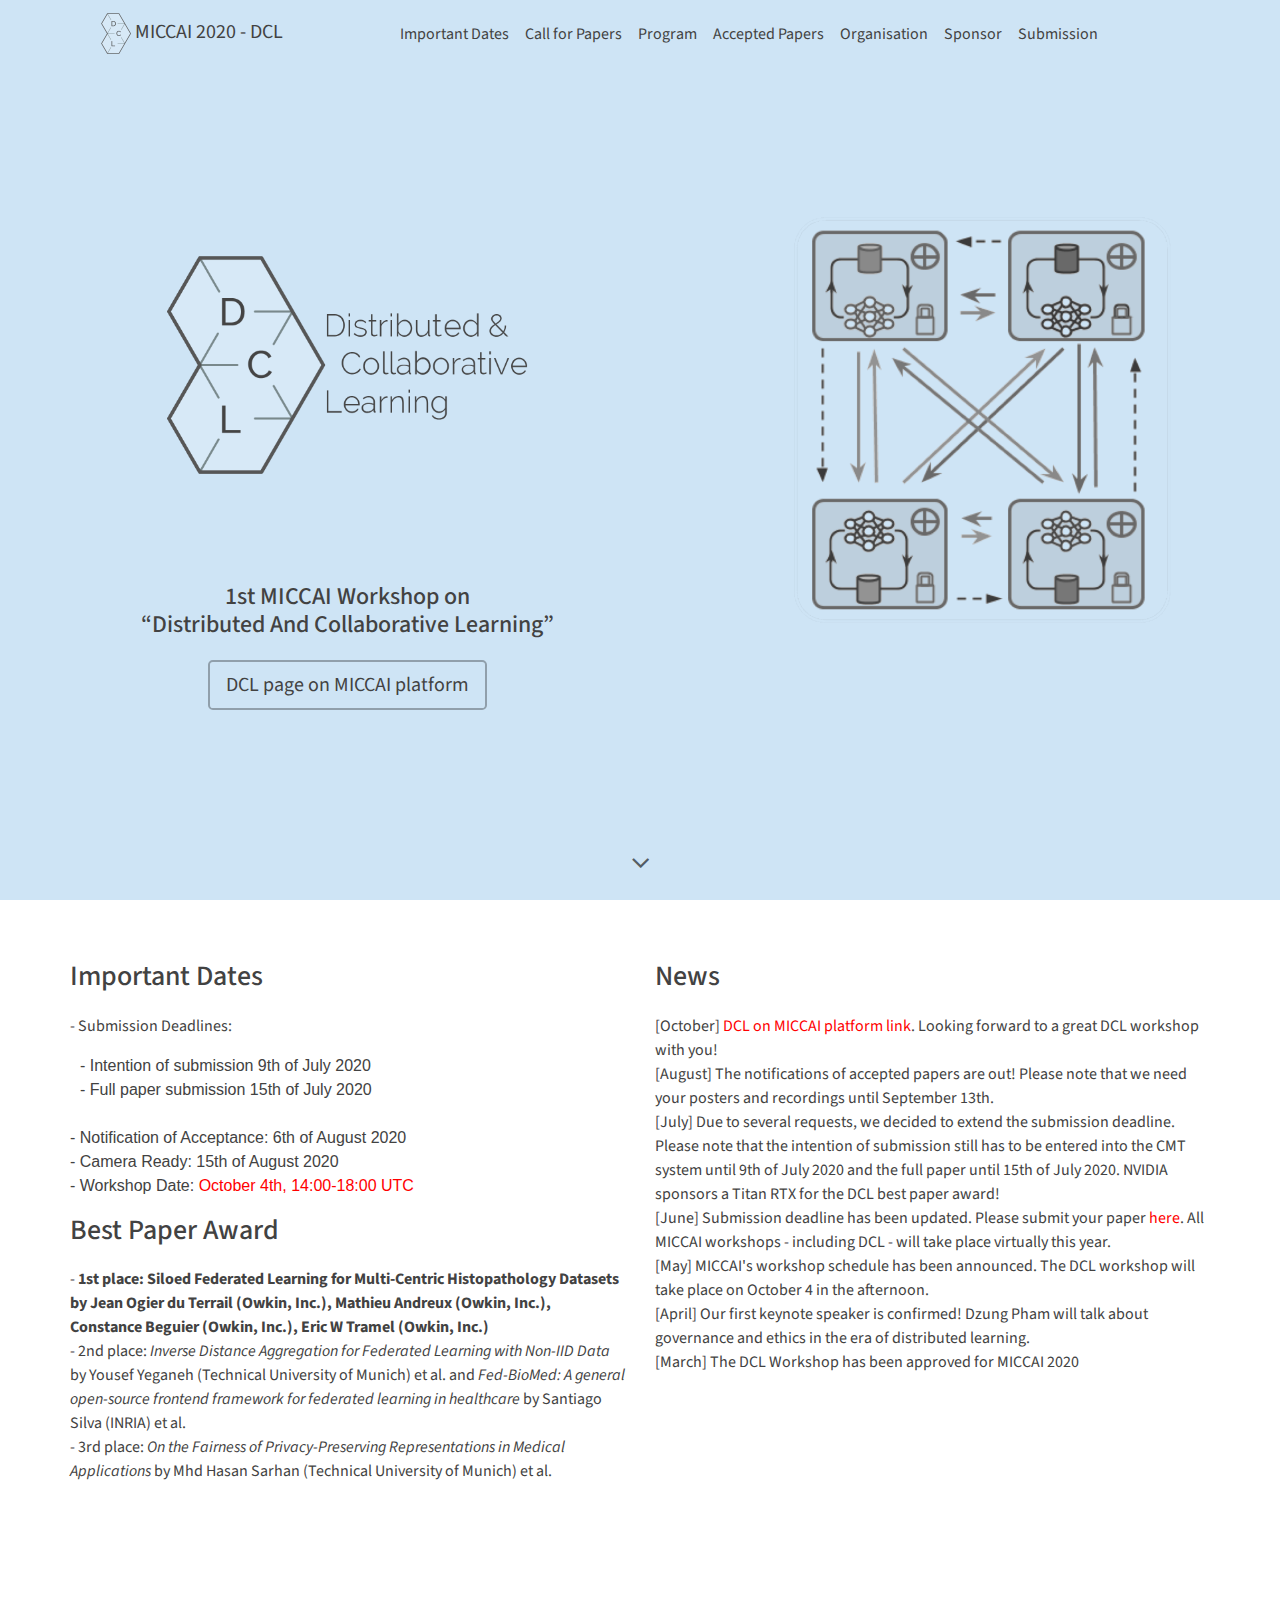
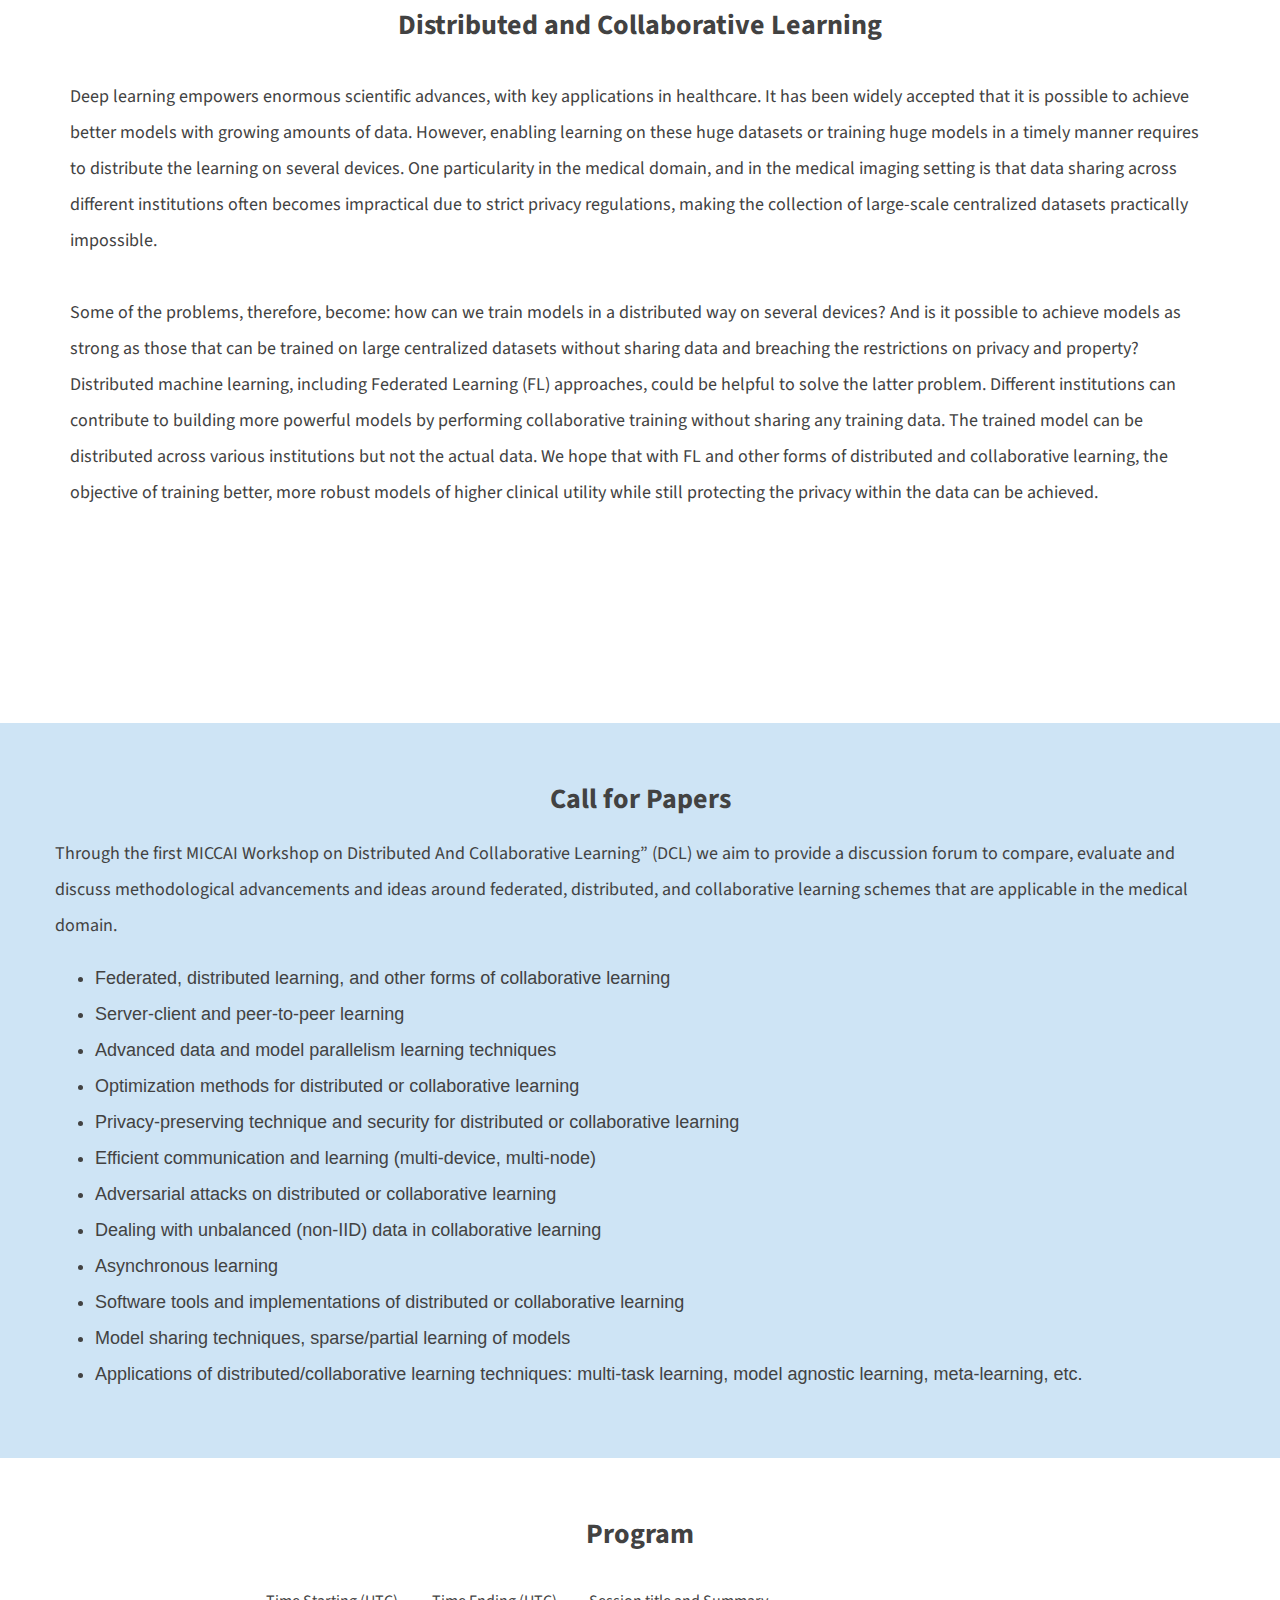
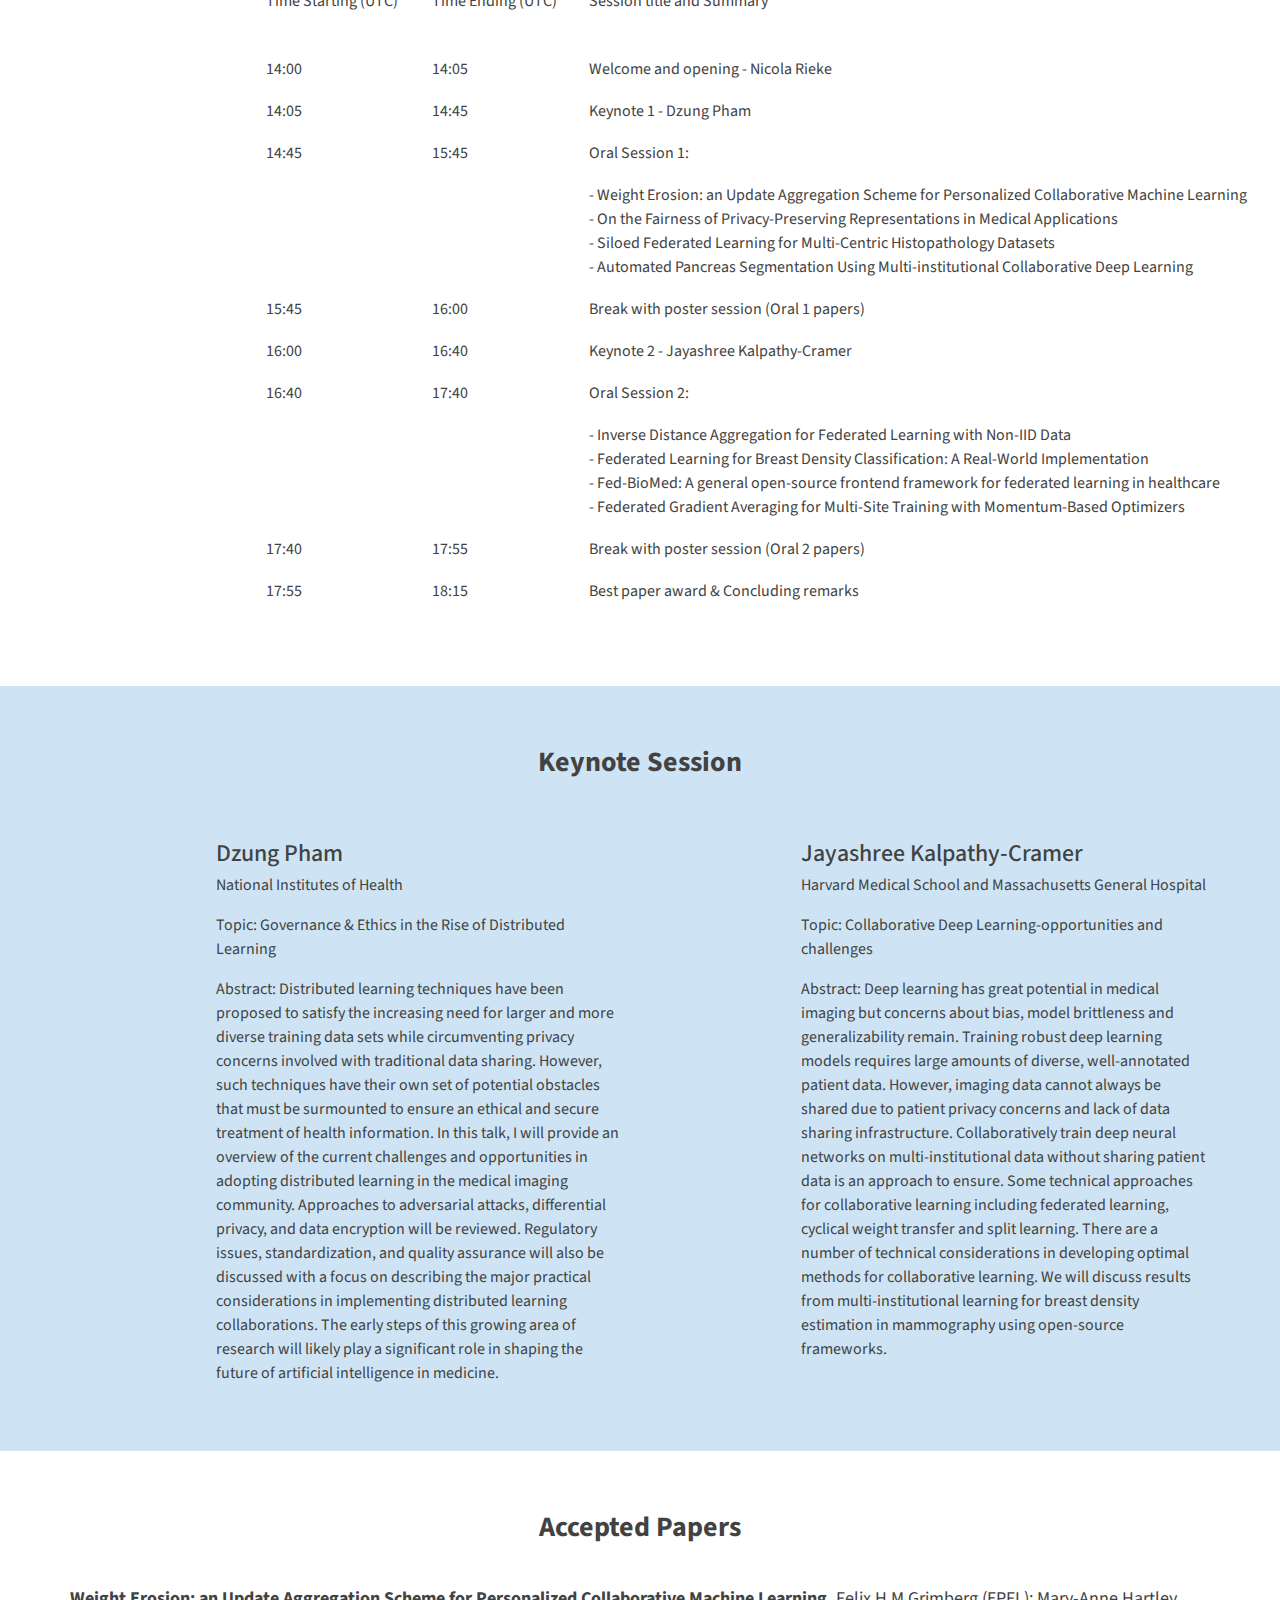
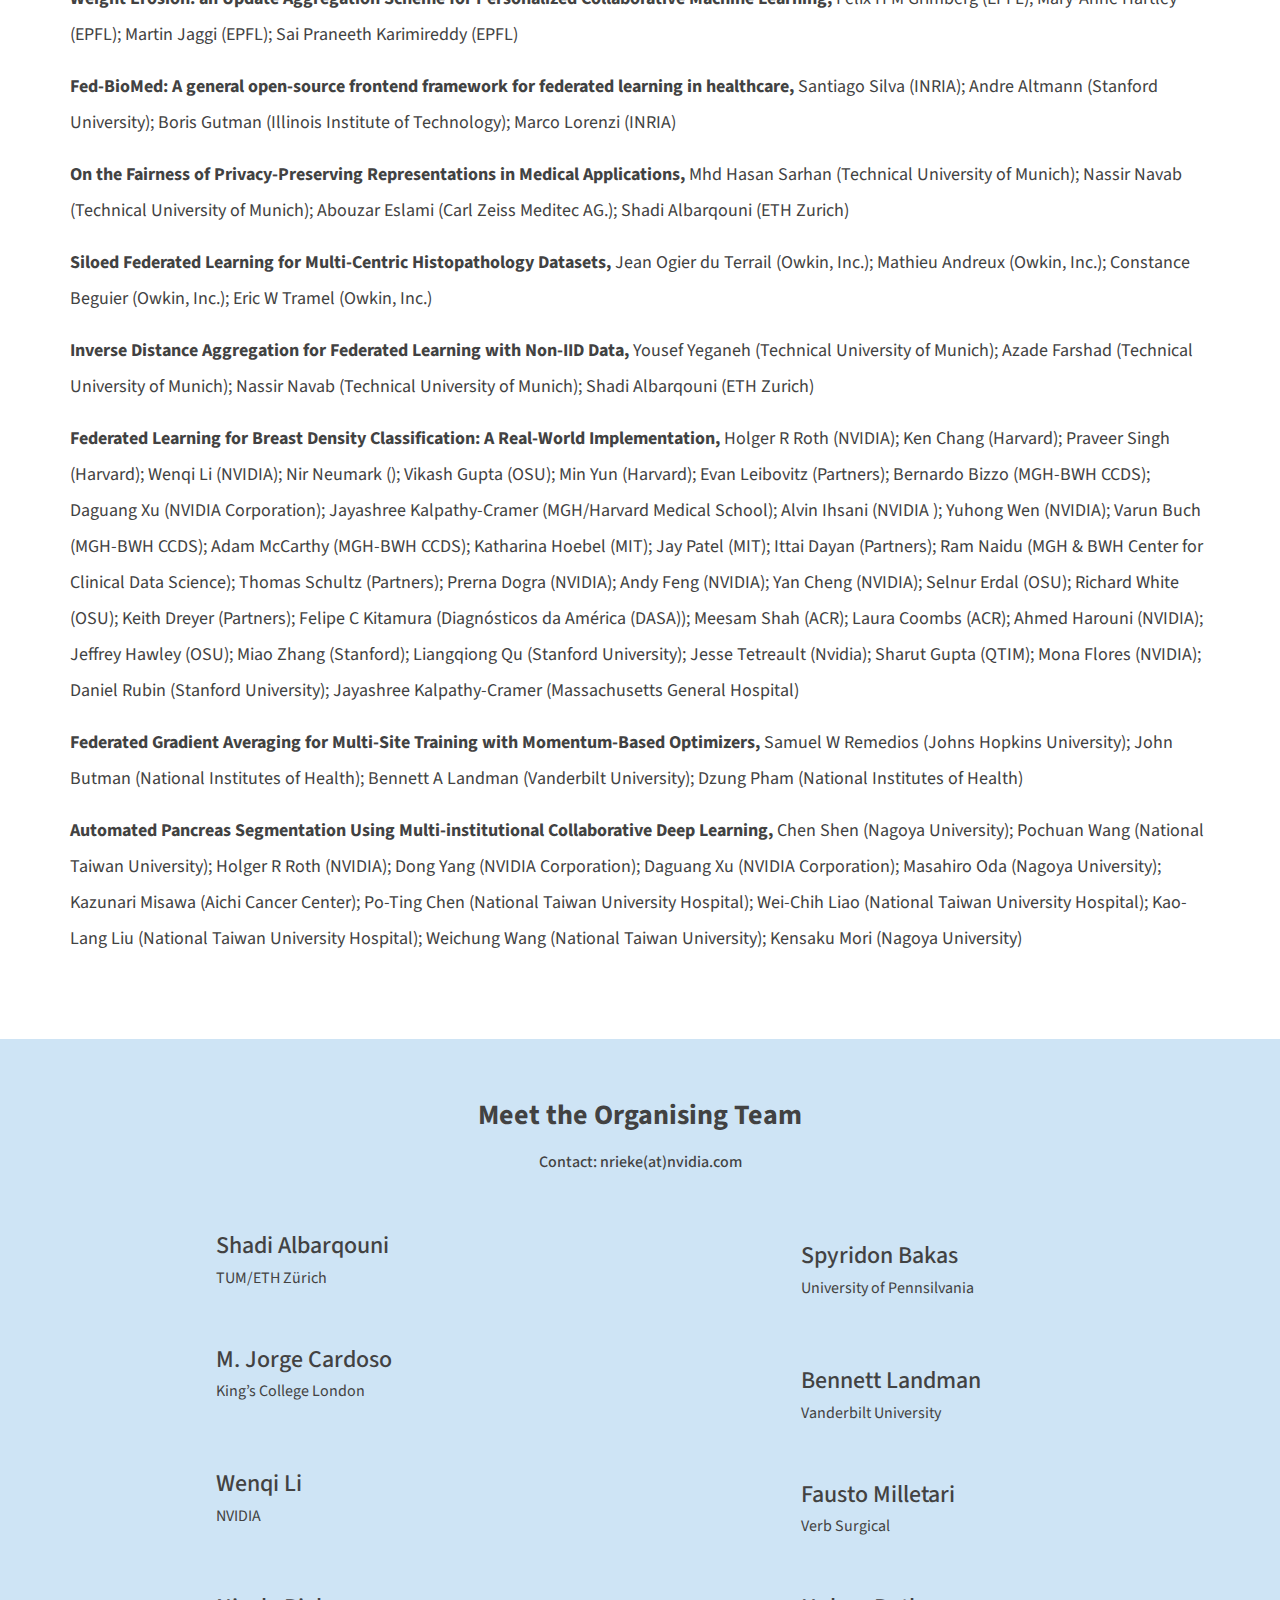
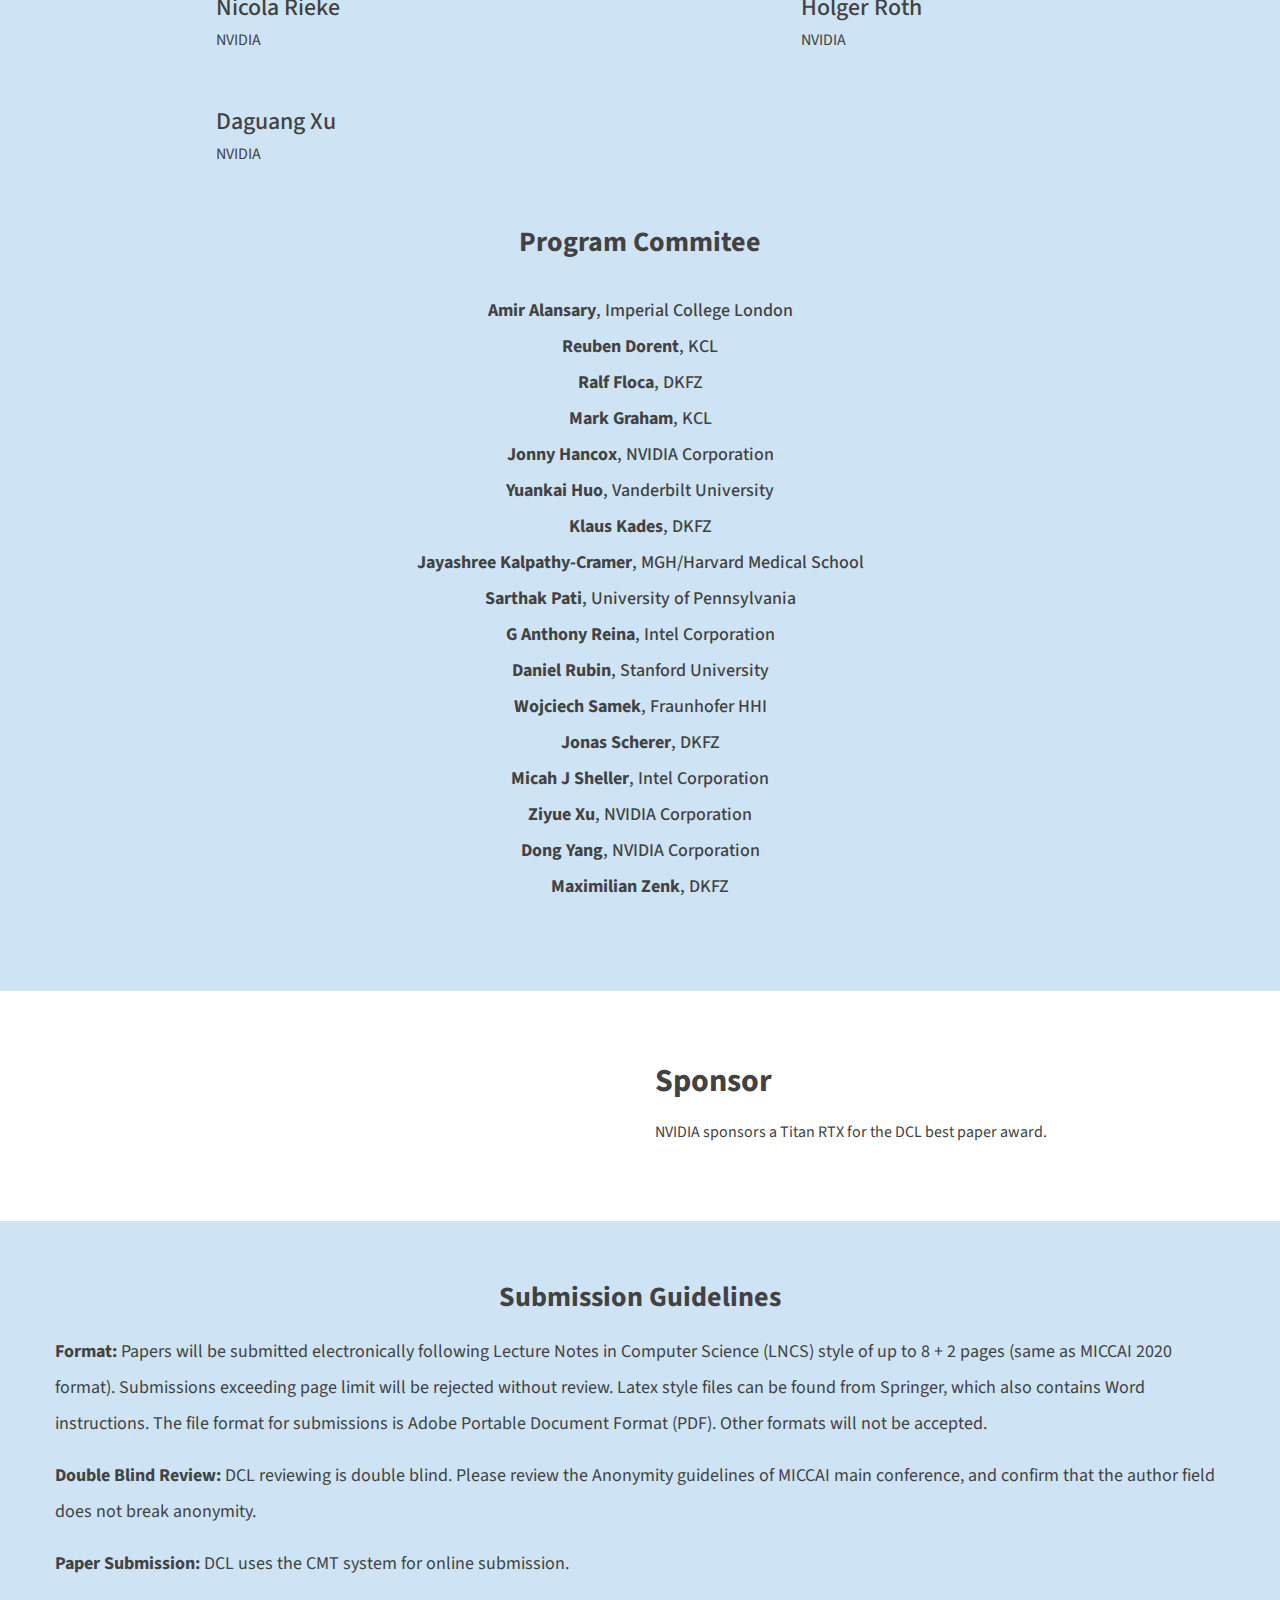
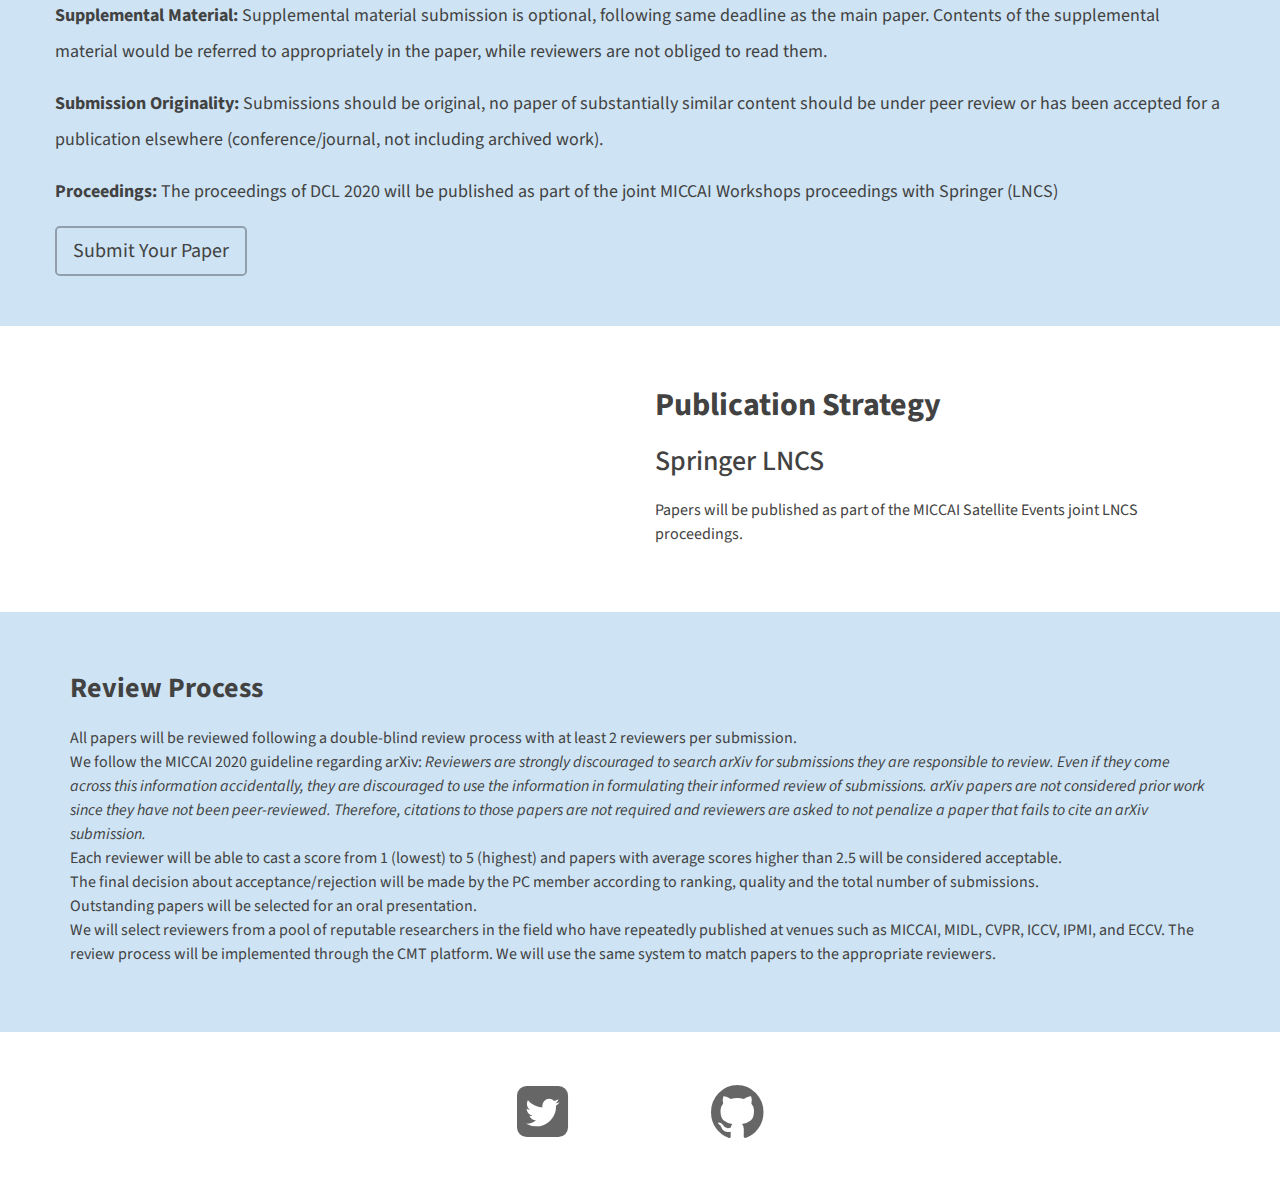
<file: dcl2020/index.html>
﻿

<!doctype html>
<html>
<head>
    <meta charset="utf-8">
    <meta name="keywords" content="">
    <meta name="description" content="">
    <meta name="viewport" content="width=device-width, initial-scale=1.0, viewport-fit=cover">
    <link rel="shortcut icon" type="image/png" href="favicon.jpg">
    
	<link rel="stylesheet" type="text/css" href="./css/bootstrap.min.css?5085">
	<link rel="stylesheet" type="text/css" href="style.css?263">
	<link rel="stylesheet" type="text/css" href="./css/animate.min.css?9760">
	<link rel="stylesheet" type="text/css" href="./css/font-awesome.min.css">
	<link rel="stylesheet" type="text/css" href="./css/ionicons.min.css">
	<link href='https://fonts.googleapis.com/css?family=Source+Sans+Pro&amp;subset=latin,latin-ext' rel='stylesheet' type='text/css'>
    
	<script src="./js/jquery-3.3.1.min.js?6413"></script>
	<script src="./js/bootstrap.bundle.min.js?6024"></script>
	<script src="./js/blocs.min.js?7153"></script>
	<script src="./js/lazysizes.min.js" defer></script>
    <title>Home</title>


    
<!-- Analytics -->
 
<!-- Analytics END -->
    
</head>
<body>

	<nav class="navbar navbar-expand-lg navbar-light fixed-top" role="navigation">
		<div class="container">
			<a href="#" class="navbar-brand  mx-3" href=""><img src="img/DCL-logo_black_small.png"> MICCAI 2020 - DCL </a>
			<div class="col-sm-1 d-none d-sm-block"></div>

			<!-- Toggler/collapsible Button -->
			<button class="navbar-toggler" type="button" data-toggle="collapse" data-target="#navbarNav">
				<span class="navbar-toggler-icon"></span>
			</button>

			<ul class="navbar-nav collapse navbar-collapse mr-auto" id="navbarNav">
				<li class="nav-item">
					<a class="nav-link" href="#bloc-DATES">Important Dates</a>
				</li>
				<li class="nav-item">
					<a class="nav-link" href="#bloc-CFP">Call for Papers</a>
				</li>
				<li class="nav-item">
					<a class="nav-link" href="#bloc-PROGRAM">Program</a>
				</li>
				<li class="nav-item">
					<a class="nav-link" href="#bloc-PAPER">Accepted Papers</a>
				</li>
				<li class="nav-item">
					<a class="nav-link" href="#bloc-ORGANISATION">Organisation</a>
				</li>
				<li class="nav-item">
					<a class="nav-link" href="#bloc-SPONSOR">Sponsor</a>
				</li>
				<li class="nav-item">
					<a class="nav-link" href="#bloc-SUBMISSION">Submission</a>
				</li>
			</ul>

		</div>
	</nav>

<!-- Main container -->
<div class="page-container">
    
<!-- bloc-0 -->
<div class="bloc bloc-fill-screen bgc-lavender-web l-bloc" id="bloc-0">
	<div class="container">
		<div class="row">
			<div class="col-lg-6 align-self-center col-md-7">
				<img src="img/lazyload-ph.png" data-src="img/DCL-logo-black.png" class="img-fluid mx-auto d-block lazyload" />
				<h3 class="mg-md float-none text-center text-md-left h3-bloc-0-style text-lg-center">
					1st MICCAI Workshop on <br>“Distributed And Collaborative Learning”
				</h3>
				<div class="text-center text-md-left d-block text-lg-center">
					<a href="https://miccai2020.pathable.co/meetings/2HKuxdCztEQWPeaN9#/?limit=10&sortByFields[0]=isPinned&sortByFields[1]=lastActivityAt&sortByOrders[0]=-1&sortByOrders[1]=-1" rel="noopener noreferrer" target="_blank" class="btn btn-lg btn-wire">DCL page on MICCAI platform</a>
				</div>
			</div>
			<div class="col-lg-5 offset-lg-1 col-sm-8 offset-sm-2 offset-md-0 col-md-5 align-self-center">
				<img src="img/lazyload-ph.png" data-src="img/fede.png" class="img-fluid mx-auto d-block mg-md img-bloc-0-style lazyload" />
			</div>
		</div>
	</div>
	<div class="container fill-bloc-bottom-edge">
		<div class="row">
			<div class="col-12">
				<div class="text-center">
					<a href="#" data-scroll-speed="1000" onclick="scrollToTarget('0',this)"><span class="fa fa-angle-down icon-md animated bounce animDelay08"></span></a>
				</div>
			</div>
		</div>
	</div>
</div>
<!-- bloc-0 END -->

<!-- ScrollToTop Button -->
<a class="bloc-button btn btn-d scrollToTop" onclick="scrollToTarget('1',this)"><span class="fa fa-chevron-up"></span></a>
<!-- ScrollToTop Button END-->


<!-- bloc-DATES -->
<div class="bloc l-bloc" id="bloc-DATES">
	<div class="container bloc-lg">
		<div class="row">
			<div class="col-md-6">
				<h3 class="mg-md">
					Important Dates
				</h3>
				<p>
					- Submission Deadlines:
					<div style="text-indent:10px;">- Intention of submission 9th of July 2020<br></div>
					<div style="text-indent:10px;">- Full paper submission 15th of July 2020</div>
					 <br>- Notification of Acceptance: 6th of August 2020<br>- Camera Ready: 15th of August 2020 <br>- Workshop Date: <span style="color:red">October 4th, 14:00-18:00 UTC </span>
				</p>
				<h3 class="mg-md">
					Best Paper Award
				</h3>
				<p>
					- <strong> 1st place: Siloed Federated Learning for Multi-Centric Histopathology Datasets by Jean Ogier du Terrail (Owkin, Inc.), Mathieu Andreux (Owkin, Inc.), Constance Beguier (Owkin, Inc.), Eric W Tramel (Owkin, Inc.)</strong><br>
					- 2nd place: <i>Inverse Distance Aggregation for Federated Learning with Non-IID Data</i> by Yousef Yeganeh (Technical University of Munich) et al. and <i>Fed-BioMed: A general open-source frontend framework for federated learning in healthcare</i> by Santiago Silva (INRIA) et al. <br>
					- 3rd place: <i>On the Fairness of Privacy-Preserving Representations in Medical Applications</i> by Mhd Hasan Sarhan (Technical University of Munich) et al. <br>
				</p>
			</div>
			<div class="col-md-6">
				<h3 class="mg-md">
					News
				</h3>
				<p>
					[October] <a href="https://miccai2020.pathable.co/meetings/2HKuxdCztEQWPeaN9#/?limit=10&sortByFields[0]=isPinned&sortByFields[1]=lastActivityAt&sortByOrders[0]=-1&sortByOrders[1]=-1" rel="noopener noreferrer" target="_blank"> <font color="#ff0000">DCL on MICCAI platform link</font>. Looking forward to a great DCL workshop with you!<br>
					[August] The notifications of accepted papers are out! Please note that we need your posters and recordings until September 13th. <br>
					[July] Due to several requests, we decided to extend the submission deadline. Please note that the intention of submission still has to be entered into the CMT system until 9th of July 2020 and the full paper until 15th of July 2020. NVIDIA sponsors a Titan RTX for the DCL best paper award!<br>
					[June] Submission deadline has been updated. Please submit your paper <a href="https://cmt3.research.microsoft.com/DCL2020/" rel="noopener noreferrer" target="_blank"><font color="#ff0000">here</font></a>. All MICCAI workshops - including DCL - will take place virtually this year. <br>
					[May] MICCAI's workshop schedule has been announced. The DCL workshop will take place on October 4 in the afternoon. <br>
					[April] Our first keynote speaker is confirmed! Dzung Pham will talk about governance and ethics in the era of distributed learning. <br>
					[March] The DCL Workshop has been approved for MICCAI 2020 &nbsp;
				</p>
			</div>
		</div>
	</div>
</div>
<!-- bloc-DATES END -->

<!-- bloc-overview -->
<div class="bloc l-bloc " id="bloc-overview">
	<div class="container bloc-lg">
		<div class="row">
			<div class="col-md-12 col-lg-6 offset-lg-3">
				<h3 class="mg-md text-center">
					<strong>Distributed and Collaborative Learning</strong><br>
				</h3>
			</div>
		</div>
		<p></p>
		<div class="row">
			<div class="col">
				<p class="p-style">
					Deep learning empowers enormous scientific advances, with key applications in healthcare. It has been widely accepted that it is possible to achieve better models with growing amounts of data. However, enabling learning on these huge datasets or training huge models in a timely manner requires to distribute the learning on several devices. One particularity in the medical domain, and in the medical imaging setting is that data sharing across different institutions often becomes impractical due to strict privacy regulations, making the collection of large-scale centralized datasets practically impossible. <br><br>Some of the problems, therefore, become: how can we train models in a distributed way on several devices? And is it possible to achieve models as strong as those that can be trained on large centralized datasets without sharing data and breaching the restrictions on privacy and property? Distributed machine learning, including Federated Learning (FL) approaches, could be helpful to solve the latter problem. Different institutions can contribute to building more powerful models by performing collaborative training without sharing any training data. The trained model can be distributed across various institutions but not the actual data. We hope that with FL and other forms of distributed and collaborative learning, the objective of training better, more robust models of higher clinical utility while still protecting the privacy within the data can be achieved. <br>
				</p>
			</div>
		</div>
		<p></p>
		<div class="col-md-12 align-self-center">
			<a href="https://miccai2020.org"  rel="noopener noreferrer" target="_blank">
				<img src="img/lazyload-ph.png" data-src="img/miccai-2020-logo.png" class="img-fluid mx-auto d-block img-style mg-md lazyload"/>
			</a>
		</div>
	</div>
</div>
<!-- bloc-overview END -->

<!-- bloc-CFP -->
<div class="bloc l-bloc bgc-lavender-web " id="bloc-CFP">
	<div class="container bloc-lg">
		<div class="row">
			<div class="col-md-12 col-lg-6 offset-lg-3">
				<h3 class="mg-md text-center">
					<strong>Call for Papers</strong><br>
				</h3>
			</div>
			<p></p>
			<div class="row">
				<div class="col">
					<p class="p-style">
						Through the first MICCAI Workshop on Distributed And Collaborative Learning” (DCL) we aim to provide a discussion forum to compare, evaluate and discuss methodological advancements and ideas around federated, distributed, and collaborative learning schemes that are applicable in the medical domain.
					</p>
					<ul class="p-style">
						<li>Federated, distributed learning, and other forms of collaborative learning</li>
						<li>Server-client and peer-to-peer  learning</li>
						<li>Advanced data and model parallelism learning techniques</li>
						<li>Optimization methods for distributed or collaborative learning</li>
						<li>Privacy-preserving technique and security for distributed or collaborative learning</li>
						<li>Efficient communication and learning (multi-device, multi-node)</li>
						<li>Adversarial attacks on distributed or collaborative learning</li>
						<li>Dealing with unbalanced (non-IID) data in collaborative learning</li>
						<li>Asynchronous learning</li>
						<li>Software tools and implementations of distributed or collaborative learning</li>
						<li>Model sharing techniques, sparse/partial learning of models</li>
						<li>Applications of distributed/collaborative learning techniques: multi-task learning, model agnostic learning, meta-learning, etc.</li>

					</ul>
				</div>
			</div>
		</div>
	</div>
</div>
<!-- bloc-CFP END -->

<!-- bloc-PROGRAM -->
<div class="bloc l-bloc" id="bloc-PROGRAM">
	<div class="container bloc-lg">
		<div class="row">
			<h3 class="mg-md mx-auto d-block text-lg-center h3-style text-sm-center" id="programme">
				<strong> Program</strong>
			</h3>
			<div class="col-sm-10 offset-sm-1 col-md-8 offset-md-2 col-lg-12 ">
				
				
				<p class="mx-auto d-block text-lg-left p-bloc-2-style btn-resize-mode mg-clear-sm">
					<table width="100%">
<tbody>
<tr>
<td>
<p>Time Starting (UTC)</p>
</td>
<td>
<p>Time Ending (UTC)</p>
</td>
<td>
<p>Session title and Summary</p>
</td>
</tr>
<tr>
<td>&nbsp;</td>
<td>&nbsp;</td>
<td>&nbsp;</td>
</tr>
<tr>
<td>
<p>14:00</p>
</td>
<td>
<p>14:05</p>
</td>
<td>
<p>Welcome and opening - Nicola Rieke</p>
</td>
</tr>
<tr>
<td>
<p>14:05</p>
</td>
<td>
<p>14:45</p>
</td>
<td>
<p>Keynote 1 - Dzung Pham</p>
</td>
</tr>
<tr>
<td>
<p>14:45</p>
</td>
<td>
<p>15:45</p>
</td>
<td>
<p>Oral Session 1:</p>
</td>
</tr>
<tr>
<td>&nbsp;</td>
<td>&nbsp;</td>
<td>
<p>
	- Weight Erosion: an Update Aggregation Scheme for Personalized Collaborative Machine Learning<br>
	- On the Fairness of Privacy-Preserving Representations in Medical Applications<br>
	- Siloed Federated Learning for Multi-Centric Histopathology Datasets<br>
	- Automated Pancreas Segmentation Using Multi-institutional Collaborative Deep Learning
</p>
<tr>
<td>
<p>15:45</p>
</td>
<td>
<p>16:00</p>
</td>
<td>
<p>Break with poster session (Oral 1 papers)</p>
</td>
</tr>
<tr>
<td>
<p>16:00</p>
</td>
<td>
<p>16:40</p>
</td>
<td>
<p>Keynote 2 - Jayashree Kalpathy-Cramer</p>
</td>
</tr>
<tr>
<td>
<p>16:40</p>
</td>
<td>
<p>17:40</p>
</td>
<td>
<p>Oral Session 2:</p>
</td>
</tr>
<tr>
<td>&nbsp;</td>
<td>&nbsp;</td>
<td>
<p>- Inverse Distance Aggregation for Federated Learning with Non-IID Data<br>
	- Federated Learning for Breast Density Classification: A Real-World Implementation<br>
	- Fed-BioMed: A general open-source frontend framework for federated learning in healthcare<br>
	- Federated Gradient Averaging for Multi-Site Training with Momentum-Based Optimizers
</p>
</td>
</tr>
<tr>
<td>
<p>17:40</p>
</td>
<td>
<p>17:55</p>
</td>
<td>
<p>Break with poster session (Oral 2 papers)</p>
</td>
</tr>
<tr>
<td>
<p>17:55</p>
</td>
<td>
<p>18:15</p>
</td>
<td>
<p>Best paper award &amp; Concluding remarks</p>
</td>
</tr>
</tbody>
</table>
				</p>
			</div>
		</div>
	</div>
</div>
<!-- bloc-PROGRAM END -->

<!-- bloc-KEYNOTE -->
<div class="bloc l-bloc bgc-lavender-web" id="bloc-KEYNOTE">
	<div class="container bloc-lg">
		<div class="row">
			<div class="col-md-12 col-lg-6 offset-lg-3">
				<h3 class="mg-md text-center">
					<strong>Keynote Session</strong><br>
				</h3>
			</div>
			<div class="col-md-6">
				<div class="row voffset">
					<div class="col order-2 align-self-center">
						<h4 class="text-center mg-sm text-lg-left">
							Dzung Pham
						</h4>
						<p class="text-center text-lg-left">
							National Institutes of Health
						</p>
						<p class="text-center text-lg-left">
							Topic: Governance & Ethics in the Rise of Distributed Learning
						</p>
						<p class="text-center text-lg-left">
							Abstract: Distributed learning techniques have been proposed to satisfy the increasing need for larger and more diverse training data sets while circumventing privacy concerns involved with traditional data sharing.   However, such techniques have their own set of potential obstacles that must be surmounted to ensure an ethical and secure treatment of health information.  In this talk, I will provide an overview of the current challenges and opportunities in adopting distributed learning in the medical imaging community. Approaches to adversarial attacks, differential privacy, and data encryption will be reviewed.  Regulatory issues, standardization, and quality assurance will also be discussed with a focus on describing the major practical considerations in implementing distributed learning collaborations.  The early steps of this growing area of research will likely play a significant role in shaping the future of artificial intelligence in medicine.
						</p>
					</div>
					<div class="col-lg-3">
						<img src="img/lazyload-ph.png" data-src="img/dzung.jpg" class="img-fluid rounded-circle img-holg-style mx-auto d-block lazyload" />
					</div>
				</div>
			</div>
			<div class="col-md-6">
				<div class="row voffset">
					<div class="col order-2 align-self-center">
						<h4 class="text-center mg-sm text-lg-left">
							Jayashree Kalpathy-Cramer
						</h4>
						<p class="text-center text-lg-left">
							Harvard Medical School and Massachusetts General Hospital
						</p>
						<p class="text-center text-lg-left">
							Topic: Collaborative Deep Learning-opportunities and challenges
						</p>
						<p class="text-center text-lg-left">
							Abstract: Deep learning has great potential in medical imaging but concerns about bias, model brittleness and generalizability remain. Training robust deep learning models requires large amounts of diverse, well-annotated patient data. However, imaging data cannot always be shared due to patient privacy concerns and lack of data sharing infrastructure. Collaboratively train deep neural networks on multi-institutional data without sharing patient data is an approach to ensure. Some technical approaches for collaborative learning including federated learning, cyclical weight transfer and split learning. There are a number of technical considerations in developing optimal methods for collaborative learning. We will discuss results from multi-institutional learning for breast density estimation in mammography using open-source frameworks. 


						</p>
					</div>
					<div class="col-lg-3">
						<img src="img/lazyload-ph.png" data-src="img/JK.png" class="img-fluid rounded-circle img-holg-style mx-auto d-block lazyload" />
					</div>
				</div>
			</div>
		</div>
	</div>
</div>
<!-- bloc-KEYNOTE END -->

<!-- bloc-PAPER -->
<div class="bloc l-bloc " id="bloc-PAPER">
	<div class="container bloc-lg">
		<div class="row">
			<div class="col-md-12 col-lg-6 offset-lg-3">
				<h3 class="mg-md text-center">
					<strong>Accepted Papers</strong><br>
				</h3>
			</div>
		</div>
		<p></p>
		<div class="row">
			<div class="col">
				<p class="p-style">
					<b>Weight Erosion: an Update Aggregation Scheme for Personalized Collaborative Machine Learning, </b>
					Felix H M Grimberg (EPFL); Mary-Anne Hartley (EPFL); Martin Jaggi (EPFL); Sai Praneeth Karimireddy (EPFL) 
				</p>
				<p class="p-style">
					<b>Fed-BioMed: A general open-source frontend framework for federated learning in healthcare, </b>
					Santiago Silva (INRIA); Andre Altmann (Stanford University); Boris Gutman (Illinois Institute of Technology); Marco Lorenzi (INRIA) 
				</p>
				<p class="p-style">
					<b>On the Fairness of Privacy-Preserving Representations in Medical Applications, </b>
					Mhd Hasan Sarhan (Technical University of Munich); Nassir Navab (Technical University of Munich); Abouzar Eslami (Carl Zeiss Meditec AG.); Shadi Albarqouni (ETH Zurich) 
				</p>
				<p class="p-style">
					<b>Siloed Federated Learning for Multi-Centric Histopathology Datasets, </b>
					Jean Ogier du Terrail (Owkin, Inc.); Mathieu Andreux (Owkin, Inc.); Constance Beguier (Owkin, Inc.); Eric W Tramel (Owkin, Inc.) 
				</p>
				<p class="p-style">
					<b>Inverse Distance Aggregation for Federated Learning with Non-IID Data, </b>
					Yousef Yeganeh (Technical University of Munich); Azade Farshad (Technical University of Munich); Nassir Navab (Technical University of Munich); Shadi Albarqouni (ETH Zurich) 
				</p>
				<p class="p-style">
					<b>Federated Learning for Breast Density Classification: A Real-World Implementation, </b>
					Holger R Roth (NVIDIA); Ken Chang (Harvard); Praveer Singh (Harvard); Wenqi Li (NVIDIA); Nir Neumark (); Vikash Gupta (OSU); Min Yun (Harvard); Evan Leibovitz (Partners); Bernardo Bizzo (MGH-BWH CCDS); Daguang Xu (NVIDIA Corporation); Jayashree Kalpathy-Cramer (MGH/Harvard Medical School); Alvin Ihsani (NVIDIA ); Yuhong Wen (NVIDIA); Varun Buch (MGH-BWH CCDS); Adam McCarthy (MGH-BWH CCDS); Katharina Hoebel (MIT); Jay Patel (MIT); Ittai Dayan (Partners); Ram Naidu (MGH & BWH Center for Clinical Data Science); Thomas Schultz (Partners); Prerna Dogra (NVIDIA); Andy Feng (NVIDIA); Yan Cheng (NVIDIA); Selnur Erdal (OSU); Richard White (OSU); Keith Dreyer (Partners); Felipe C Kitamura (Diagnósticos da América (DASA)); Meesam Shah (ACR); Laura Coombs (ACR); Ahmed Harouni (NVIDIA); Jeffrey Hawley (OSU); Miao Zhang (Stanford); Liangqiong Qu (Stanford University); Jesse Tetreault (Nvidia); Sharut Gupta (QTIM); Mona Flores (NVIDIA); Daniel Rubin (Stanford University); Jayashree Kalpathy-Cramer (Massachusetts General Hospital)
				</p>
				<p class="p-style">
					<b>Federated Gradient Averaging for Multi-Site Training with Momentum-Based Optimizers, </b>
					 Samuel W Remedios (Johns Hopkins University); John Butman (National Institutes of Health); Bennett A Landman (Vanderbilt University); Dzung Pham (National Institutes of Health)
				</p>
				<p class="p-style">
					 <b>Automated Pancreas Segmentation Using Multi-institutional Collaborative Deep Learning, </b>
					 Chen Shen (Nagoya University); Pochuan Wang (National Taiwan University); Holger R Roth (NVIDIA); Dong Yang (NVIDIA Corporation); Daguang Xu (NVIDIA Corporation); Masahiro Oda (Nagoya University); Kazunari Misawa (Aichi Cancer Center); Po-Ting Chen (National Taiwan University Hospital); Wei-Chih Liao (National Taiwan University Hospital); Kao-Lang Liu (National Taiwan University Hospital); Weichung Wang (National Taiwan University); Kensaku Mori (Nagoya University)
				</p>
			</div>
		</div>
		<p></p>
	</div>
</div>
<!-- bloc-PAPER END -->

<!-- bloc-ORGANISATION  -->
<div class="bloc l-bloc bgc-lavender-web " id="bloc-ORGANISATION">
	<div class="container bloc-lg">
		<div class="row">
			<div class="col-md-12 col-lg-6 offset-lg-3">
				<h3 class="mg-md text-center">
					<strong>Meet the Organising Team</strong>
				</h3>
				<h6 class="mg-md text-center"> Contact: nrieke(at)nvidia.com</h6>
			</div>
			<div class="col-md-6">
				<div class="row voffset">
					<div class="col order-2 align-self-center">
						<h4 class="text-center mg-sm text-lg-left">
							Shadi Albarqouni
						</h4>
						<p class="text-center text-lg-left">
							TUM/ETH Zürich
						</p>
					</div>
					<div class="col-lg-3">
						<img src="img/lazyload-ph.png" data-src="img/shadi.jpg" class="img-fluid rounded-circle img-holg-style mx-auto d-block lazyload" />
					</div>
				</div>
				<div class="row voffset">
					<div class="col-lg-3">
						<img src="img/lazyload-ph.png" data-src="img/jorge.jpg" class="img-fluid rounded-circle img-6-style mx-auto d-block lazyload" />
					</div>
					<div class="col align-self-center">
						<h4 class="text-center text-lg-left mg-sm">
							M. Jorge Cardoso
						</h4>
						<p class="text-center text-lg-left">
							King&rsquo;s College London
						</p>
					</div>
				</div>
				<div class="row voffset">
					<div class="col-lg-3">
						<img src="img/lazyload-ph.png" data-src="img/wenqi.jpg" class="img-fluid rounded-circle img-bloc-3-style mx-auto d-block lazyload" />
					</div>
					<div class="col align-self-center">
						<h4 class="text-center text-lg-left mg-sm">
							Wenqi Li
						</h4>
						<p class="text-center text-lg-left">
							NVIDIA
						</p>
					</div>
				</div>
				<div class="row voffset">
					<div class="col-lg-3">
						<img src="img/lazyload-ph.png" data-src="img/nicola.jpg" class="img-fluid rounded-circle img-nico-style mx-auto d-block lazyload" />
					</div>
					<div class="col align-self-center">
						<h4 class="text-center text-lg-left mg-sm">
							Nicola Rieke
						</h4>
						<p class="text-center text-lg-left">
							NVIDIA
						</p>
					</div>
				</div>
				<div class="row voffset">
					<div class="col-lg-3">
						<img src="img/lazyload-ph.png" data-src="img/daguang.jpg" class="img-fluid rounded-circle img-dagua-style mx-auto d-block lazyload" />
					</div>
					<div class="col align-self-center">
						<h4 class="text-center text-lg-left mg-sm">
							Daguang Xu
						</h4>
						<p class="text-center text-lg-left">
							NVIDIA
						</p>
					</div>
				</div>
			</div>
			<div class="col-md-6">
				<div class="row voffset">
					<div class="col order-1 align-self-center">
						<h4 class="text-center mg-sm text-lg-left">
							Spyridon Bakas
						</h4>
						<p class="text-center text-lg-left">
							University of Pennsilvania&nbsp;
						</p>
					</div>
					<div class="col-lg-3">
						<img src="img/lazyload-ph.png" data-src="img/spyros.jpg" class="img-fluid rounded-circle img-spyr-style mx-auto d-block lazyload" />
					</div>
				</div>
				<div class="row voffset">
					<div class="col order-2 align-self-center">
						<h4 class="text-center mg-sm text-lg-left">
							Bennett Landman
						</h4>
						<p class="text-center text-lg-left">
							Vanderbilt University
						</p>
					</div>
					<div class="col-lg-3">
						<img src="img/lazyload-ph.png" data-src="img/bennett.jpg" class="img-fluid rounded-circle img-benne-style mx-auto d-block lazyload" />
					</div>
				</div>
				<div class="row voffset">
					<div class="col order-2 align-self-center">
						<h4 class="text-center mg-sm text-lg-left">
							Fausto&nbsp;Milletari
						</h4>
						<p class="text-center text-lg-left">
							Verb Surgical
						</p>
					</div>
					<div class="col-lg-3">
						<img src="img/lazyload-ph.png" data-src="img/fausto.jpg" class="img-fluid rounded-circle img-faus-style mx-auto d-block lazyload" />
					</div>
				</div>
				<div class="row voffset">
					<div class="col order-2 align-self-center">
						<h4 class="text-center mg-sm text-lg-left">
							Holger Roth
						</h4>
						<p class="text-center text-lg-left">
							NVIDIA
						</p>
					</div>
					<div class="col-lg-3">
						<img src="img/lazyload-ph.png" data-src="img/holger.jpg" class="img-fluid rounded-circle img-holg-style mx-auto d-block lazyload" />
					</div>
				</div>
			</div>
		</div>
		<div class="col-md-12 col-lg-6 offset-lg-3">
			<h3 class="mg-md text-center">
				<br>
				<strong>Program Commitee</strong><br><br>
				<div class="row">
					<div class="col">
						<p class="p-style">
							<b>Amir Alansary</b>, Imperial College London <br>
							<b>Reuben Dorent</b>, KCL <br>
							<b>Ralf Floca</b>, DKFZ<br>
							<b>Mark Graham</b>, KCL<br>
							<b>Jonny Hancox</b>, NVIDIA Corporation<br>
							<b>Yuankai Huo</b>, Vanderbilt University<br>
							<b>Klaus Kades</b>, DKFZ<br>
							<b>Jayashree Kalpathy-Cramer</b>, MGH/Harvard Medical School<br>
							<b>Sarthak Pati</b>, University of Pennsylvania<br>
							<b>G Anthony Reina</b>, Intel Corporation<br>
							<b>Daniel Rubin</b>, Stanford University<br>
							<b>Wojciech Samek</b>, Fraunhofer HHI<br>
							<b>Jonas Scherer</b>, DKFZ<br>
							<b>Micah J Sheller</b>, Intel Corporation<br>
							<b>Ziyue Xu</b>, NVIDIA Corporation<br>
							<b>Dong Yang</b>, NVIDIA Corporation<br>
							<b>Maximilian Zenk</b>, DKFZ<br>
						</p>
					</div>
				</div>
			</h3>
		</div>
	</div>
</div>
<!-- bloc-ORGANISATION END -->

<!-- bloc-SPONSOR -->
<div class="bloc l-bloc" id="bloc-SPONSOR">
	<div class="container bloc-lg">
		<div class="row">
			<div class="col-md-6 align-self-center">
				<img src="img/lazyload-ph.png" data-src="img/NVIDIA_Logo.png" class="img-fluid mx-auto d-block img-style mg-md lazyload" />
			</div>
			<div class="col-md-6 align-self-center">
				<h2 class="mg-md h2-style">
					<strong>Sponsor</strong>
				</h2>
				<p>
					NVIDIA sponsors a Titan RTX for the DCL best paper award.<br>
				</p>
			</div>
		</div>
	</div>
</div>
<!-- bloc-SPONSOR END -->

<!-- bloc-SUBMISSION -->
<div class="bloc l-bloc bgc-lavender-web" id="bloc-SUBMISSION">
	<div class="container bloc-lg">
		<div class="row">
			<div class="col-md-12 col-lg-6 offset-lg-3">
				<h3 class="mg-md text-center">
					<strong>Submission Guidelines</strong><br>
				</h3>
			</div>
			<div class="row">
				<div class="col">
					<p class="p-style">
						<b>Format: </b>
						Papers will be submitted electronically following Lecture Notes in Computer Science (LNCS) style of up to 8 + 2 pages (same as MICCAI 2020 format).
						Submissions exceeding page limit will be rejected without review.
						Latex style files can be found from Springer, which also contains  Word instructions. The file format for submissions is Adobe Portable Document Format (PDF). Other formats will not be accepted.
					</p>
					<p class="p-style">
						<b>Double Blind Review: </b>
						DCL reviewing is double blind. Please review the Anonymity guidelines of MICCAI main conference, and confirm that the author field does not break anonymity.
					</p>
					<p class="p-style">
						<b>Paper Submission: </b>
						DCL uses the CMT system for online submission.
					</p>
					<p class="p-style">
						<b>Supplemental Material: </b>
						Supplemental material submission is optional, following same deadline as the main paper. Contents of the supplemental material would be referred to appropriately in the paper, while reviewers are not obliged to read them.
					</p>
					<p class="p-style">
						<b>Submission Originality: </b>
						Submissions should be original, no paper of substantially similar content should be under peer review or has been accepted for a publication elsewhere (conference/journal, not including archived work).
					</p>
					<p class="p-style">
						<b>Proceedings: </b>
						The proceedings of DCL 2020 will be published as part of the joint MICCAI Workshops proceedings with Springer (LNCS)
					</p>
				</div>
			</div>
			<div class="text-center text-md-left d-block text-lg-center">
				<a href="https://cmt3.research.microsoft.com/DCL2020/"  rel="noopener noreferrer" target="_blank" class="btn btn-lg btn-wire">Submit Your Paper</a>
			</div>
		</div>
	</div>
</div>
</div>
<!-- bloc-SUBMISSION END -->

<!-- bloc-PUBLICATION -->
<div class="bloc l-bloc " id="bloc-PUBLICATION">
	<div class="container bloc-lg">
		<div class="row">
			<div class="col-md-6 align-self-center">
				<img src="img/lazyload-ph.png" data-src="img/logo_Springer2.png" class="img-fluid mx-auto d-block img-style mg-md lazyload" />
			</div>
			<div class="col-md-6 align-self-center">
				<h2 class="mg-md h2-style">
					<strong>Publication Strategy</strong>
				</h2>
				<h3 class="mg-md h3-springer-lncs-style">
					Springer LNCS
				</h3>
				<p>
					Papers will be published as part of the MICCAI Satellite Events joint LNCS proceedings.<br>
				</p>
			</div>
		</div>
	</div>
</div>
<!-- bloc-PUBLICATION END -->

<!-- bloc-REVIEW -->
<div class="bloc l-bloc bgc-lavender-web" id="bloc-REVIEW">
	<div class="container bloc-lg">
		<div class="row">
			<div class="col">
				<h3 class="mg-md">
					<strong>Review Process</strong>
				</h3>
				<p>
					All papers will be reviewed following a double-blind review process with at least 2 reviewers per submission. <br>
					We follow the MICCAI 2020 guideline regarding arXiv: <i>Reviewers are strongly discouraged to search arXiv for submissions they are responsible to review. Even if they come across this information accidentally, they are discouraged to use the information in formulating their informed review of submissions. arXiv papers are not considered prior work since they have not been peer-reviewed. Therefore, citations to those papers are not required and reviewers are asked to not penalize a paper that fails to cite an arXiv submission.</i><br>
					Each reviewer will be able to cast a score from 1 (lowest) to 5 (highest) and papers with average scores higher than 2.5 will be considered acceptable. <br>
					The final decision about acceptance/rejection will be made by the PC member according to ranking, quality and the total number of submissions. <br>Outstanding papers will be selected for an oral presentation.<br>We will select reviewers from a pool of reputable researchers in the field who have repeatedly published at venues such as MICCAI, MIDL, CVPR, ICCV, IPMI, and ECCV.&nbsp;The review process will be implemented through the CMT platform. We will use the same system to match papers to the appropriate reviewers.<br>
				</p>
			</div>
		</div>
	</div>
</div>
<!-- bloc-REVIEW END -->

<!-- bloc-6 -->
<div class="bloc l-bloc" id="bloc-6">
	<div class="container bloc-lg">
		<div class="row">
			<div class="offset-sm-2 col-6 col-sm-4 col-md-2 offset-md-4">
				<div class="text-center">
					<a href="http://twitter.com"><span class="fa fa-twitter-square icon-lg"></span></a>
				</div>
			</div>
			<div class="col-6 col-5 col-sm-4 col-md-2">
				<div class="text-center">
					<a href="https://github.com/mjorgecardoso/DCL-website"><span class="ion ion-social-github icon-lg"></span></a>
				</div>
			</div>
		</div>
	</div>
</div>
<!-- bloc-6 END -->

</div>
<!-- Main container END -->
    



<!-- Preloader -->
<div id="page-loading-blocs-notifaction" class="page-preloader"></div>
<!-- Preloader END -->

<script>
function fixNavbarIssue(){

/*  Quick & dirt draft fix for the bootstrap's navbar-fixed-top issue.
Overview
  When you call a given section of a document (e.g. via <a href="#section"> or domain.com/page#section1) browsers show that section at the top of window. Bootstrap's navbar-fixed-top, _since it's fixed_, *overlays* first lines of content.
  This function catches all of the <a> tags pointing to a section of the page and rewrites them to properly display content.
  Works fine even if a # section is called from URL.
Usage
  Paste this function wherever you want in your document and append _fixNavbarIssue()_ to your <body>'s onload attribute.
   
*/
   


var hash = window.location.hash;

// Code below fixes the issue if you land directly onto a page section (http://domain/page.html#section1)

if(hash!=""){
  $(document).scrollTop(($(hash).offset().top) - $(".fixed-top").height());  
}

// Here's the fix, if any <a> element points to a page section an offset function is called

var locationHref = window.location.protocol + '//' + window.location.host + $(window.location).attr('pathname');
var anchorsList = $('a').get();

for(i=0;i<anchorsList.length;i++){
  var hash = anchorsList[i].href.replace(locationHref,'');
  if (hash[0] == "#" && hash != "#"){
	var originalOnClick = anchorsList[i].onclick; // Retain your pre-defined onClick functions
	setNewOnClick(originalOnClick,hash);
  }
}

  function setNewOnClick(originalOnClick,hash){
    anchorsList[i].onclick=function(){
      $(originalOnClick);
      $(document).scrollTop(($(hash).offset().top) - $(".fixed-top").height());
      return false;
    };
  }
}

$(document).ready(fixNavbarIssue);
</script>

</body>
</html>
</file>
<file: style.css>
/*-----------------------------------------------------------------------------------
	    DCL
        Built with Blocs
-----------------------------------------------------------------------------------*/
 
body{
	margin:0;
	padding:0;
    background:#FFFFFF;
    overflow-x:hidden;
    -webkit-font-smoothing: antialiased;
    -moz-osx-font-smoothing: grayscale;
}
a,button{transition: background .3s ease-in-out;outline: none!important;} /* Prevent ugly blue glow on chrome and safari */
a:hover{text-decoration: none; cursor:pointer;}


/* Preloader */

.page-preloader{position: fixed;top: 0;bottom: 0;width: 100%;z-index:100000;background:#FFFFFF url("img/pageload-spinner.gif") no-repeat center center;}

/* = Blocs
-------------------------------------------------------------- */

.bloc{
	width:100%;
	clear:both;
	background: 50% 50% no-repeat;
	padding:0 0px;
	-webkit-background-size: cover;
	-moz-background-size: cover;
	-o-background-size: cover;
	background-size: cover;
	position:relative;
	display:flex;
}
.bloc .container{
	padding-left:0;
	padding-right:0;
}


/* Sizes */

.bloc-lg{
	padding:50px 50px;
}

/* = Full Screen Blocs 
-------------------------------------------------------------- */

.bloc-fill-screen{
	min-height:100vh;
	display: flex;
	flex-direction: column;
	padding-top:20px;
	padding-bottom:20px;
}
.bloc-fill-screen > .container{
	align-self: flex-middle;
	flex-grow: 1;
	display: flex;
}
.bloc-fill-screen > .container > .row{
	flex-grow: 1;
	align-self: center;
	width:100%;
}
.bloc-fill-screen .fill-bloc-top-edge, .bloc-fill-screen .fill-bloc-bottom-edge{
	flex-grow: 0;
}
.bloc-fill-screen .fill-bloc-top-edge{
	align-self: flex-start;
}
.bloc-fill-screen .fill-bloc-bottom-edge{
	align-self: flex-end;
}


/* Light theme */

.d-bloc .card,.l-bloc{
	color:#424242;
}
.d-bloc .card button:hover,.l-bloc button:hover{
	color:rgba(0,0,0,.7);
}
.l-bloc .icon-round,.l-bloc .icon-square,.l-bloc .icon-rounded,.l-bloc .icon-semi-rounded-a,.l-bloc .icon-semi-rounded-b{
	border-color:rgba(0,0,0,.7);
}
.d-bloc .card .divider-h span,.l-bloc .divider-h span{
	border-color:rgba(0,0,0,.1);
}
.d-bloc .card .a-btn,.l-bloc .a-btn,.l-bloc .navbar a,.l-bloc a .icon-sm, .l-bloc a .icon-md, .l-bloc a .icon-lg, .l-bloc a .icon-xl, .l-bloc h1 a, .l-bloc h2 a, .l-bloc h3 a, .l-bloc h4 a, .l-bloc h5 a, .l-bloc h6 a, .l-bloc p a{
	color:rgba(0,0,0,.6);
}
.d-bloc .card .a-btn:hover,.l-bloc .a-btn:hover,.l-bloc .navbar a:hover, .l-bloc a:hover .icon-sm, .l-bloc a:hover .icon-md, .l-bloc a:hover .icon-lg, .l-bloc a:hover .icon-xl, .l-bloc h1 a:hover, .l-bloc h2 a:hover, .l-bloc h3 a:hover, .l-bloc h4 a:hover, .l-bloc h5 a:hover, .l-bloc h6 a:hover, .l-bloc p a:hover{
	color:rgba(0,0,0,1);
}
.l-bloc .navbar-toggle .icon-bar{
	color:rgba(0,0,0,.6);
}
.d-bloc .card .btn-wire,.d-bloc .card .btn-wire:hover,.l-bloc .btn-wire,.l-bloc .btn-wire:hover{
	color:rgba(0,0,0,.7);
	border-color:rgba(0,0,0,.3);
}

/* Row Margin Offsets */

.voffset{
	margin-top:30px;
}


/* = NavBar
-------------------------------------------------------------- */

.navbar-brand
{
  font-size: 20px;
}


nav{
	background-color:#CEE4F5;
}


.hero .hero-nav{
	padding-left:inherit;
	padding-right:inherit;
}
/* Handle Multi Level Navigation */.navbar-light .navbar-nav .nav-link {
	color: rgb(64, 64, 64);
}
.btco-menu li > a {
	padding: 10px 15px;
	color: #000;
}
.btco-menu .active a:focus,.btco-menu li a:focus ,.navbar > .show > a:focus{
	background: transparent;
	outline: 0;
}
.dropdown-menu .show > .dropdown-toggle::after{
	transform: rotate(-90deg);
}

/* = Bric adjustment margins
-------------------------------------------------------------- */

.mg-sm{
	margin-top:10px;
	margin-bottom:5px;
}
.mg-md{
	margin-top:10px;
	margin-bottom:20px;
}
img.mg-sm,img.mg-md,img.mg-lg{
	margin-top: 0;
}
img.mg-sm{
	margin-bottom:10px;
}
img.mg-md{
	margin-bottom:30px;
}
img.mg-lg{
	margin-bottom:50px;
}

/* = Buttons
-------------------------------------------------------------- */

.btn-d,.btn-d:hover,.btn-d:focus{
	color:#FFF;
	background:rgba(0,0,0,.3);
}

/* Prevent ugly blue glow on chrome and safari */
button{
	outline: none!important;
}

.btn-wire{
	background:transparent!important;
	border:2px solid transparent;
}
.btn-wire:hover{
	background:transparent!important;
	border:2px solid transparent;
}

/* = Icons
-------------------------------------------------------------- */
.icon-md{
	font-size:30px!important;
}
.icon-lg{
	font-size:60px!important;
}




.card-sq, .card-sq .card-header, .card-sq .card-footer{
	border-radius:0;
}
.card-rd{
	border-radius:30px;
}
.card-rd .card-header{
	border-radius:29px 29px 0 0;
}
.card-rd .card-footer{
	border-radius:0 0 29px 29px;
}





/* ScrollToTop button */

.scrollToTop{
	width:40px;
	height:40px;
	position:fixed;
	bottom:20px;
	right:20px;
	opacity: 0;
	z-index: 500;
	transition: all .3s ease-in-out;
}
.scrollToTop span{
	margin-top: 6px;
}
.showScrollTop{
	font-size: 14px;
	opacity: 1;
}

/* = Custom Styling
-------------------------------------------------------------- */

h1,h2,h3,h4,h5,h6,p,label,.btn,a{
	font-family:"Source Sans Pro";
	color:#424242!important;
}
.container{
	max-width:1140px;
}
.img-style{
	height:100px;
}
.h1-style{
	font-size:60px;
}
.p-style{
	line-height:36px;
	font-size:18px;
}
.p-bloc-2-style{
	font-size:21px;
	width:67.91%;
}
.img-bloc-3-style{
	height:105px;
	width:105px;
}
.img-spyr-style{
	width:105px;
	height:105px;
}
.h3-style{
	width:67.91%;
}
.h3-bloc-0-style{
	font-size:24px;
}
.img-miccai-2020-lo-style{
	width:200px;
}
.img-bloc-0-style{
	width:400px;
}

/* = Colour
-------------------------------------------------------------- */

/* Background colour styles */

.bgc-lavender-web{
	background-color:#CEE4F5;
}





/* = Mobile adjustments 
-------------------------------------------------------------- */
@media (max-width: 1024px)
{
    .bloc{
        padding-left: 20px; 
        padding-right: 20px;  
    }
    .bloc.full-width-bloc, .bloc-tile-2.full-width-bloc .container, .bloc-tile-3.full-width-bloc .container, .bloc-tile-4.full-width-bloc .container{
        padding-left: 0; 
        padding-right: 0;  
    }
}
@media only screen and (min-device-width : 768px) and (max-device-width : 1024px) and (orientation : landscape) {.b-parallax{background-attachment:scroll;}}
@media only screen and (min-device-width: 1024px) and (max-device-width: 1366px) and (-webkit-min-device-pixel-ratio: 1.5) {.b-parallax{background-attachment:scroll;}}
@media (max-width: 991px)
{
    .container{width:100%;}
    .b-parallax{background-attachment:scroll;}
    .page-container, #hero-bloc{overflow-x: hidden;position: relative;} /* Prevent unwanted side scroll on mobile */
    .bloc{padding-left: constant(safe-area-inset-left);padding-right: constant(safe-area-inset-right);} /* iPhone X Notch Support*/
    .bloc-group, .bloc-group .bloc{display:block;width:100%;}
}
@media (max-width: 767px)
{
    .page-container{
        overflow-x: hidden;
        position:relative;
    }
    .b-parallax{
        background-attachment:scroll;
    }
    
    .bloc-tile-2 .container, .bloc-tile-3 .container, .bloc-tile-4 .container{
        padding-left:0;padding-right:0;
    }
    .a-block{
        padding:0 10px;
    }
    .btn-dwn{
       display:none; 
    }
    .voffset{
        margin-top:5px;
    }
    .voffset-md{
        margin-top:20px;
    }
    .voffset-lg{
        margin-top:30px;
    }
    form{
        padding:5px;
    }
    .close-lightbox{
        display:inline-block;
    }
    .blocsapp-device-iphone5{
	   background-size: 216px 425px;
	   padding-top:60px;
	   width:216px;
	   height:425px;
    }
    .blocsapp-device-iphone5 img{
	   width: 180px;
	   height: 320px;
    }
}

@media (max-width: 991px){
	.img-benne-style{
		width:105px;
		height:105px;
	}
	.img-bloc-3-style{
		width:105px;
		height:105px;
	}
	.img-6-style{
		width:105px;
		height:105px;
	}
	.img-spyr-style{
		width:105px;
		height:105px;
	}
	.img-nico-style{
		width:105px;
		height:105px;
	}
	.img-faus-style{
		width:105px;
		height:105px;
	}
	.img-dagua-style{
		width:105px;
		height:105px;
	}
	.img-holg-style{
		width:105px;
		height:105px;
	}
	.h2-style{
		font-size:28px;
	}
	.h3-springer-lncs-style{
		font-size:24px;
	}
	h1,h2,h3,h4,h5,h6,p,label,.btn,a{
		color:#424242!important;
	}
	
}

@media (max-width: 767px){
	.img-dagua-style{
		width:105px;
		height:105px;
	}
	.img-nico-style{
		width:105px;
		height:105px;
	}
	.img-bloc-3-style{
		width:105px;
		height:105px;
	}
	.img-6-style{
		width:105px;
		height:105px;
	}
	.img-holg-style{
		width:105px;
		height:105px;
	}
	.img-faus-style{
		width:105px;
		height:105px;
	}
	.img-benne-style{
		width:105px;
		height:105px;
	}
	.img-spyr-style{
		width:105px;
		height:105px;
	}
	.p-bloc-2-style{
		width:69.28%;
	}
	.h3-style{
		width:70.21%;
	}
	h1,h2,h3,h4,h5,h6,p,label,.btn,a{
		color:#424242!important;
	}
	
	/* Small Text Margin Offsets */
	.mg-clear-sm{
		margin:0;
	}
	
}

@media (max-width: 575px){
	h1,h2,h3,h4,h5,h6,p,label,.btn,a{
		color:#424242!important;
	}
	
}
</file>
<file: dcl2020/style.css>
/*-----------------------------------------------------------------------------------
	    DCL
        Built with Blocs
-----------------------------------------------------------------------------------*/
 
body{
	margin:0;
	padding:0;
    background:#FFFFFF;
    overflow-x:hidden;
    -webkit-font-smoothing: antialiased;
    -moz-osx-font-smoothing: grayscale;
}
a,button{transition: background .3s ease-in-out;outline: none!important;} /* Prevent ugly blue glow on chrome and safari */
a:hover{text-decoration: none; cursor:pointer;}


/* Preloader */

.page-preloader{position: fixed;top: 0;bottom: 0;width: 100%;z-index:100000;background:#FFFFFF url("img/pageload-spinner.gif") no-repeat center center;}

/* = Blocs
-------------------------------------------------------------- */

.bloc{
	width:100%;
	clear:both;
	background: 50% 50% no-repeat;
	padding:0 0px;
	-webkit-background-size: cover;
	-moz-background-size: cover;
	-o-background-size: cover;
	background-size: cover;
	position:relative;
	display:flex;
}
.bloc .container{
	padding-left:0;
	padding-right:0;
}


/* Sizes */

.bloc-lg{
	padding:50px 50px;
}

/* = Full Screen Blocs 
-------------------------------------------------------------- */

.bloc-fill-screen{
	min-height:100vh;
	display: flex;
	flex-direction: column;
	padding-top:20px;
	padding-bottom:20px;
}
.bloc-fill-screen > .container{
	align-self: flex-middle;
	flex-grow: 1;
	display: flex;
}
.bloc-fill-screen > .container > .row{
	flex-grow: 1;
	align-self: center;
	width:100%;
}
.bloc-fill-screen .fill-bloc-top-edge, .bloc-fill-screen .fill-bloc-bottom-edge{
	flex-grow: 0;
}
.bloc-fill-screen .fill-bloc-top-edge{
	align-self: flex-start;
}
.bloc-fill-screen .fill-bloc-bottom-edge{
	align-self: flex-end;
}


/* Light theme */

.d-bloc .card,.l-bloc{
	color:#424242;
}
.d-bloc .card button:hover,.l-bloc button:hover{
	color:rgba(0,0,0,.7);
}
.l-bloc .icon-round,.l-bloc .icon-square,.l-bloc .icon-rounded,.l-bloc .icon-semi-rounded-a,.l-bloc .icon-semi-rounded-b{
	border-color:rgba(0,0,0,.7);
}
.d-bloc .card .divider-h span,.l-bloc .divider-h span{
	border-color:rgba(0,0,0,.1);
}
.d-bloc .card .a-btn,.l-bloc .a-btn,.l-bloc .navbar a,.l-bloc a .icon-sm, .l-bloc a .icon-md, .l-bloc a .icon-lg, .l-bloc a .icon-xl, .l-bloc h1 a, .l-bloc h2 a, .l-bloc h3 a, .l-bloc h4 a, .l-bloc h5 a, .l-bloc h6 a, .l-bloc p a{
	color:rgba(0,0,0,.6);
}
.d-bloc .card .a-btn:hover,.l-bloc .a-btn:hover,.l-bloc .navbar a:hover, .l-bloc a:hover .icon-sm, .l-bloc a:hover .icon-md, .l-bloc a:hover .icon-lg, .l-bloc a:hover .icon-xl, .l-bloc h1 a:hover, .l-bloc h2 a:hover, .l-bloc h3 a:hover, .l-bloc h4 a:hover, .l-bloc h5 a:hover, .l-bloc h6 a:hover, .l-bloc p a:hover{
	color:rgba(0,0,0,1);
}
.l-bloc .navbar-toggle .icon-bar{
	color:rgba(0,0,0,.6);
}
.d-bloc .card .btn-wire,.d-bloc .card .btn-wire:hover,.l-bloc .btn-wire,.l-bloc .btn-wire:hover{
	color:rgba(0,0,0,.7);
	border-color:rgba(0,0,0,.3);
}

/* Row Margin Offsets */

.voffset{
	margin-top:30px;
}


/* = NavBar
-------------------------------------------------------------- */

.navbar-brand
{
  font-size: 20px;
}


nav{
	background-color:#CEE4F5;
}


.hero .hero-nav{
	padding-left:inherit;
	padding-right:inherit;
}
/* Handle Multi Level Navigation */.navbar-light .navbar-nav .nav-link {
	color: rgb(64, 64, 64);
}
.btco-menu li > a {
	padding: 10px 15px;
	color: #000;
}
.btco-menu .active a:focus,.btco-menu li a:focus ,.navbar > .show > a:focus{
	background: transparent;
	outline: 0;
}
.dropdown-menu .show > .dropdown-toggle::after{
	transform: rotate(-90deg);
}

/* = Bric adjustment margins
-------------------------------------------------------------- */

.mg-sm{
	margin-top:10px;
	margin-bottom:5px;
}
.mg-md{
	margin-top:10px;
	margin-bottom:20px;
}
img.mg-sm,img.mg-md,img.mg-lg{
	margin-top: 0;
}
img.mg-sm{
	margin-bottom:10px;
}
img.mg-md{
	margin-bottom:30px;
}
img.mg-lg{
	margin-bottom:50px;
}

/* = Buttons
-------------------------------------------------------------- */

.btn-d,.btn-d:hover,.btn-d:focus{
	color:#FFF;
	background:rgba(0,0,0,.3);
}

/* Prevent ugly blue glow on chrome and safari */
button{
	outline: none!important;
}

.btn-wire{
	background:transparent!important;
	border:2px solid transparent;
}
.btn-wire:hover{
	background:transparent!important;
	border:2px solid transparent;
}

/* = Icons
-------------------------------------------------------------- */
.icon-md{
	font-size:30px!important;
}
.icon-lg{
	font-size:60px!important;
}




.card-sq, .card-sq .card-header, .card-sq .card-footer{
	border-radius:0;
}
.card-rd{
	border-radius:30px;
}
.card-rd .card-header{
	border-radius:29px 29px 0 0;
}
.card-rd .card-footer{
	border-radius:0 0 29px 29px;
}





/* ScrollToTop button */

.scrollToTop{
	width:40px;
	height:40px;
	position:fixed;
	bottom:20px;
	right:20px;
	opacity: 0;
	z-index: 500;
	transition: all .3s ease-in-out;
}
.scrollToTop span{
	margin-top: 6px;
}
.showScrollTop{
	font-size: 14px;
	opacity: 1;
}

/* = Custom Styling
-------------------------------------------------------------- */

h1,h2,h3,h4,h5,h6,p,label,.btn,a{
	font-family:"Source Sans Pro";
	color:#424242!important;
}
.container{
	max-width:1140px;
}
.img-style{
	height:100px;
}
.h1-style{
	font-size:60px;
}
.p-style{
	line-height:36px;
	font-size:18px;
}
.p-bloc-2-style{
	font-size:21px;
	width:67.91%;
}
.img-bloc-3-style{
	height:105px;
	width:105px;
}
.img-spyr-style{
	width:105px;
	height:105px;
}
.h3-style{
	width:67.91%;
}
.h3-bloc-0-style{
	font-size:24px;
}
.img-miccai-2020-lo-style{
	width:200px;
}
.img-bloc-0-style{
	width:400px;
}

/* = Colour
-------------------------------------------------------------- */

/* Background colour styles */

.bgc-lavender-web{
	background-color:#CEE4F5;
}





/* = Mobile adjustments 
-------------------------------------------------------------- */
@media (max-width: 1024px)
{
    .bloc{
        padding-left: 20px; 
        padding-right: 20px;  
    }
    .bloc.full-width-bloc, .bloc-tile-2.full-width-bloc .container, .bloc-tile-3.full-width-bloc .container, .bloc-tile-4.full-width-bloc .container{
        padding-left: 0; 
        padding-right: 0;  
    }
}
@media only screen and (min-device-width : 768px) and (max-device-width : 1024px) and (orientation : landscape) {.b-parallax{background-attachment:scroll;}}
@media only screen and (min-device-width: 1024px) and (max-device-width: 1366px) and (-webkit-min-device-pixel-ratio: 1.5) {.b-parallax{background-attachment:scroll;}}
@media (max-width: 991px)
{
    .container{width:100%;}
    .b-parallax{background-attachment:scroll;}
    .page-container, #hero-bloc{overflow-x: hidden;position: relative;} /* Prevent unwanted side scroll on mobile */
    .bloc{padding-left: constant(safe-area-inset-left);padding-right: constant(safe-area-inset-right);} /* iPhone X Notch Support*/
    .bloc-group, .bloc-group .bloc{display:block;width:100%;}
}
@media (max-width: 767px)
{
    .page-container{
        overflow-x: hidden;
        position:relative;
    }
    .b-parallax{
        background-attachment:scroll;
    }
    
    .bloc-tile-2 .container, .bloc-tile-3 .container, .bloc-tile-4 .container{
        padding-left:0;padding-right:0;
    }
    .a-block{
        padding:0 10px;
    }
    .btn-dwn{
       display:none; 
    }
    .voffset{
        margin-top:5px;
    }
    .voffset-md{
        margin-top:20px;
    }
    .voffset-lg{
        margin-top:30px;
    }
    form{
        padding:5px;
    }
    .close-lightbox{
        display:inline-block;
    }
    .blocsapp-device-iphone5{
	   background-size: 216px 425px;
	   padding-top:60px;
	   width:216px;
	   height:425px;
    }
    .blocsapp-device-iphone5 img{
	   width: 180px;
	   height: 320px;
    }
}

@media (max-width: 991px){
	.img-benne-style{
		width:105px;
		height:105px;
	}
	.img-bloc-3-style{
		width:105px;
		height:105px;
	}
	.img-6-style{
		width:105px;
		height:105px;
	}
	.img-spyr-style{
		width:105px;
		height:105px;
	}
	.img-nico-style{
		width:105px;
		height:105px;
	}
	.img-faus-style{
		width:105px;
		height:105px;
	}
	.img-dagua-style{
		width:105px;
		height:105px;
	}
	.img-holg-style{
		width:105px;
		height:105px;
	}
	.h2-style{
		font-size:28px;
	}
	.h3-springer-lncs-style{
		font-size:24px;
	}
	h1,h2,h3,h4,h5,h6,p,label,.btn,a{
		color:#424242!important;
	}
	
}

@media (max-width: 767px){
	.img-dagua-style{
		width:105px;
		height:105px;
	}
	.img-nico-style{
		width:105px;
		height:105px;
	}
	.img-bloc-3-style{
		width:105px;
		height:105px;
	}
	.img-6-style{
		width:105px;
		height:105px;
	}
	.img-holg-style{
		width:105px;
		height:105px;
	}
	.img-faus-style{
		width:105px;
		height:105px;
	}
	.img-benne-style{
		width:105px;
		height:105px;
	}
	.img-spyr-style{
		width:105px;
		height:105px;
	}
	.p-bloc-2-style{
		width:69.28%;
	}
	.h3-style{
		width:70.21%;
	}
	h1,h2,h3,h4,h5,h6,p,label,.btn,a{
		color:#424242!important;
	}
	
	/* Small Text Margin Offsets */
	.mg-clear-sm{
		margin:0;
	}
	
}

@media (max-width: 575px){
	h1,h2,h3,h4,h5,h6,p,label,.btn,a{
		color:#424242!important;
	}
	
}
</file>
